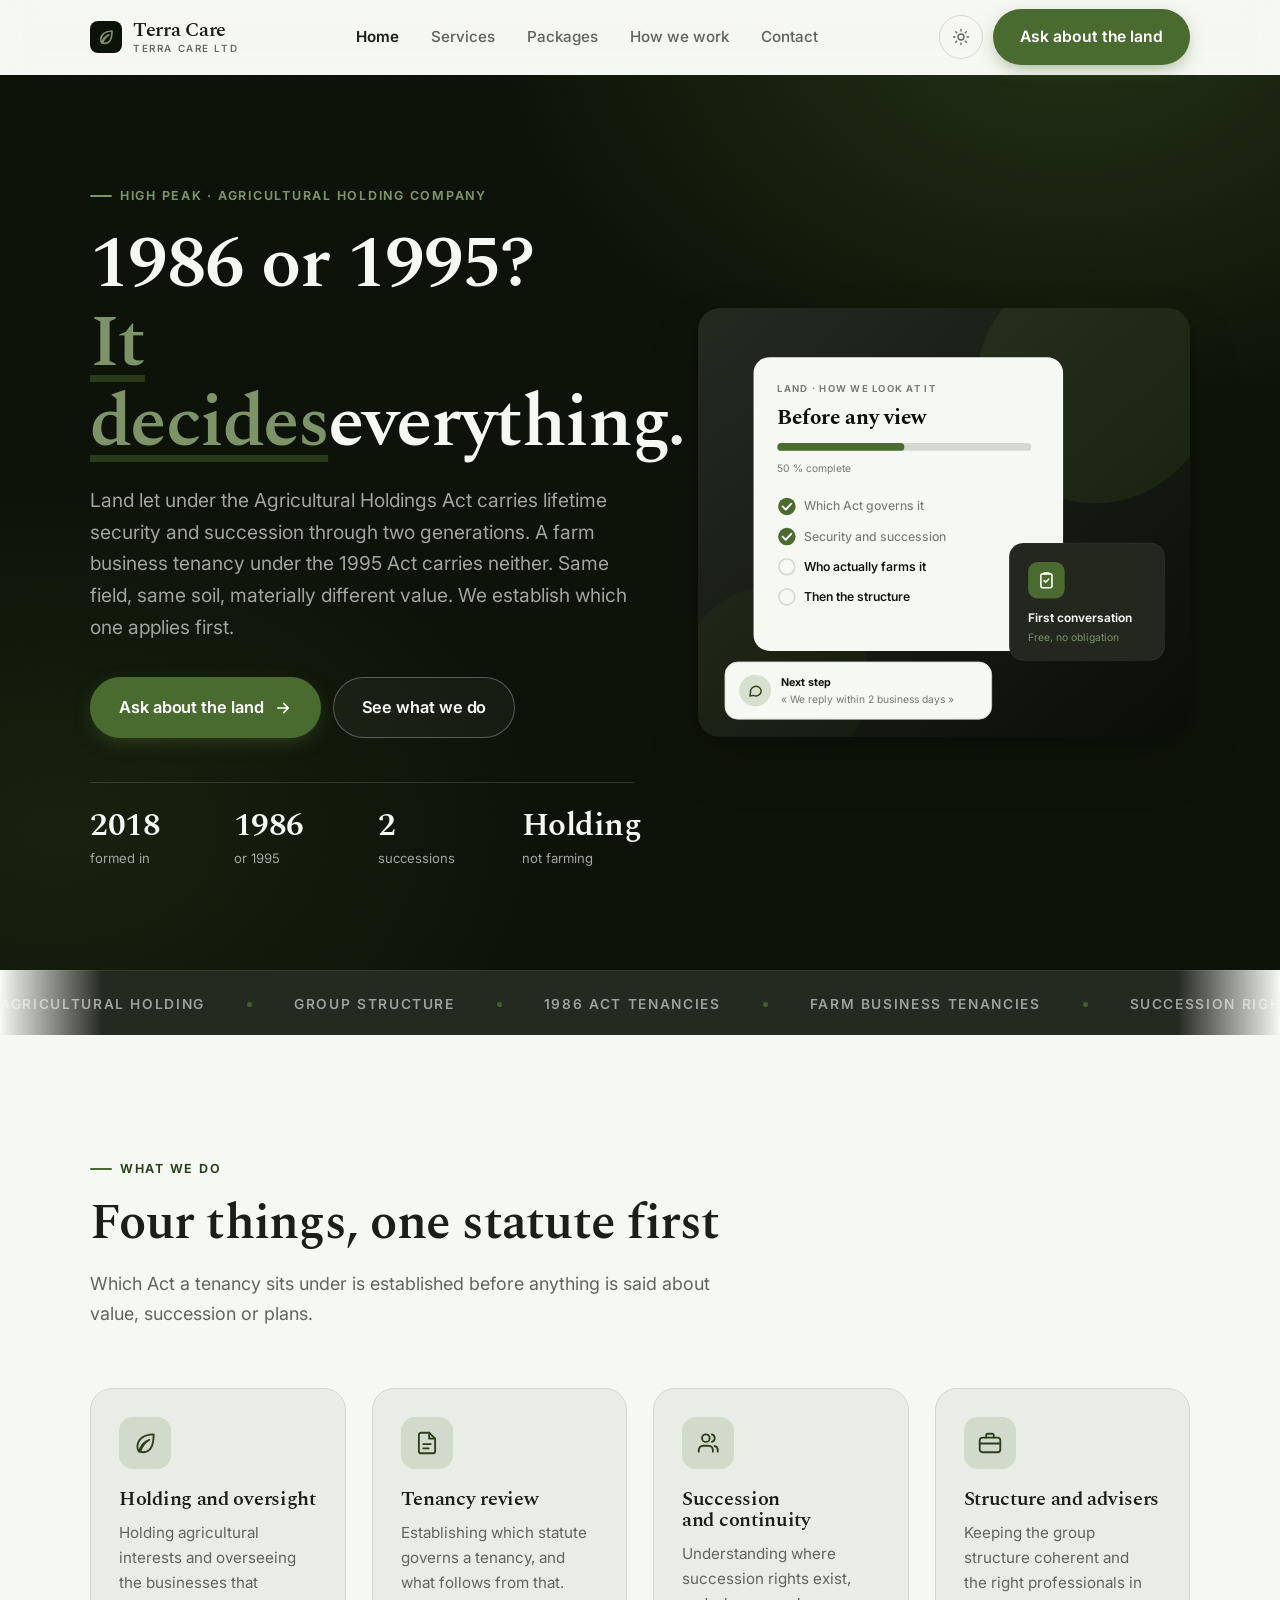
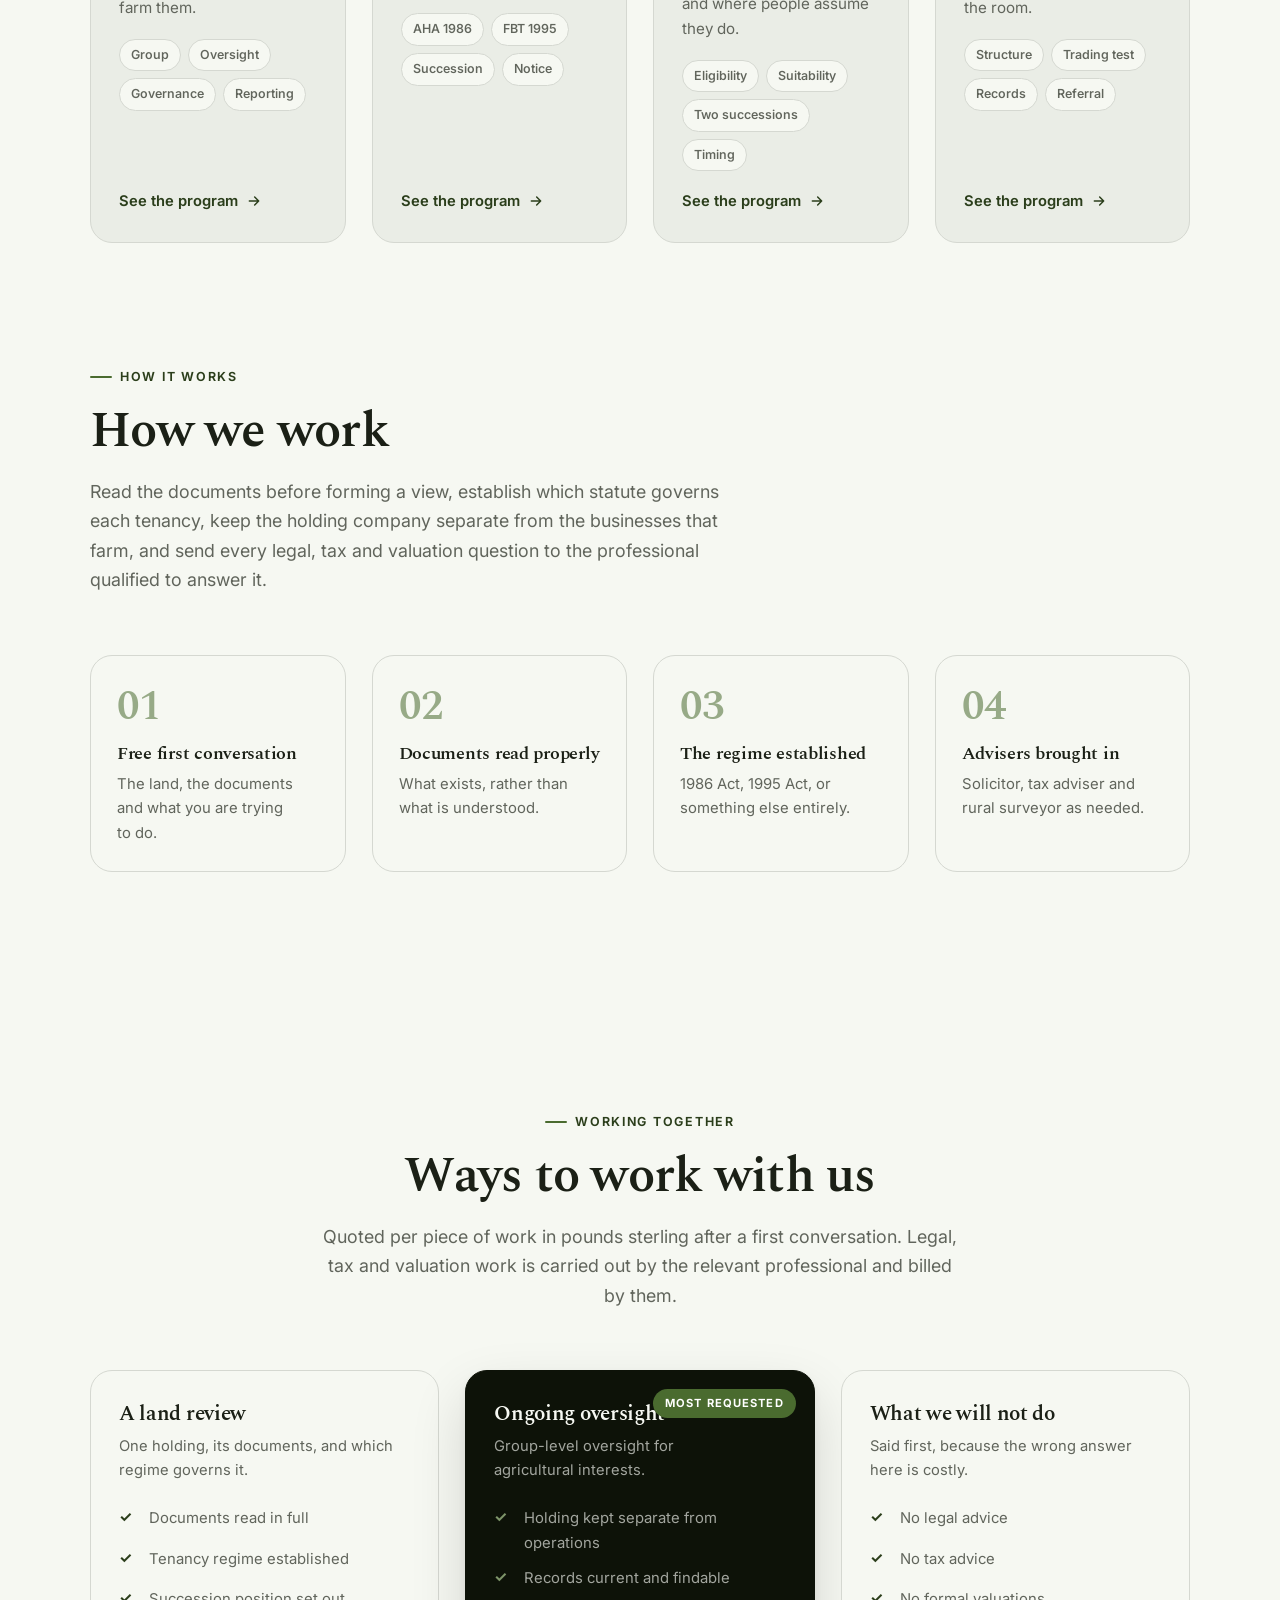
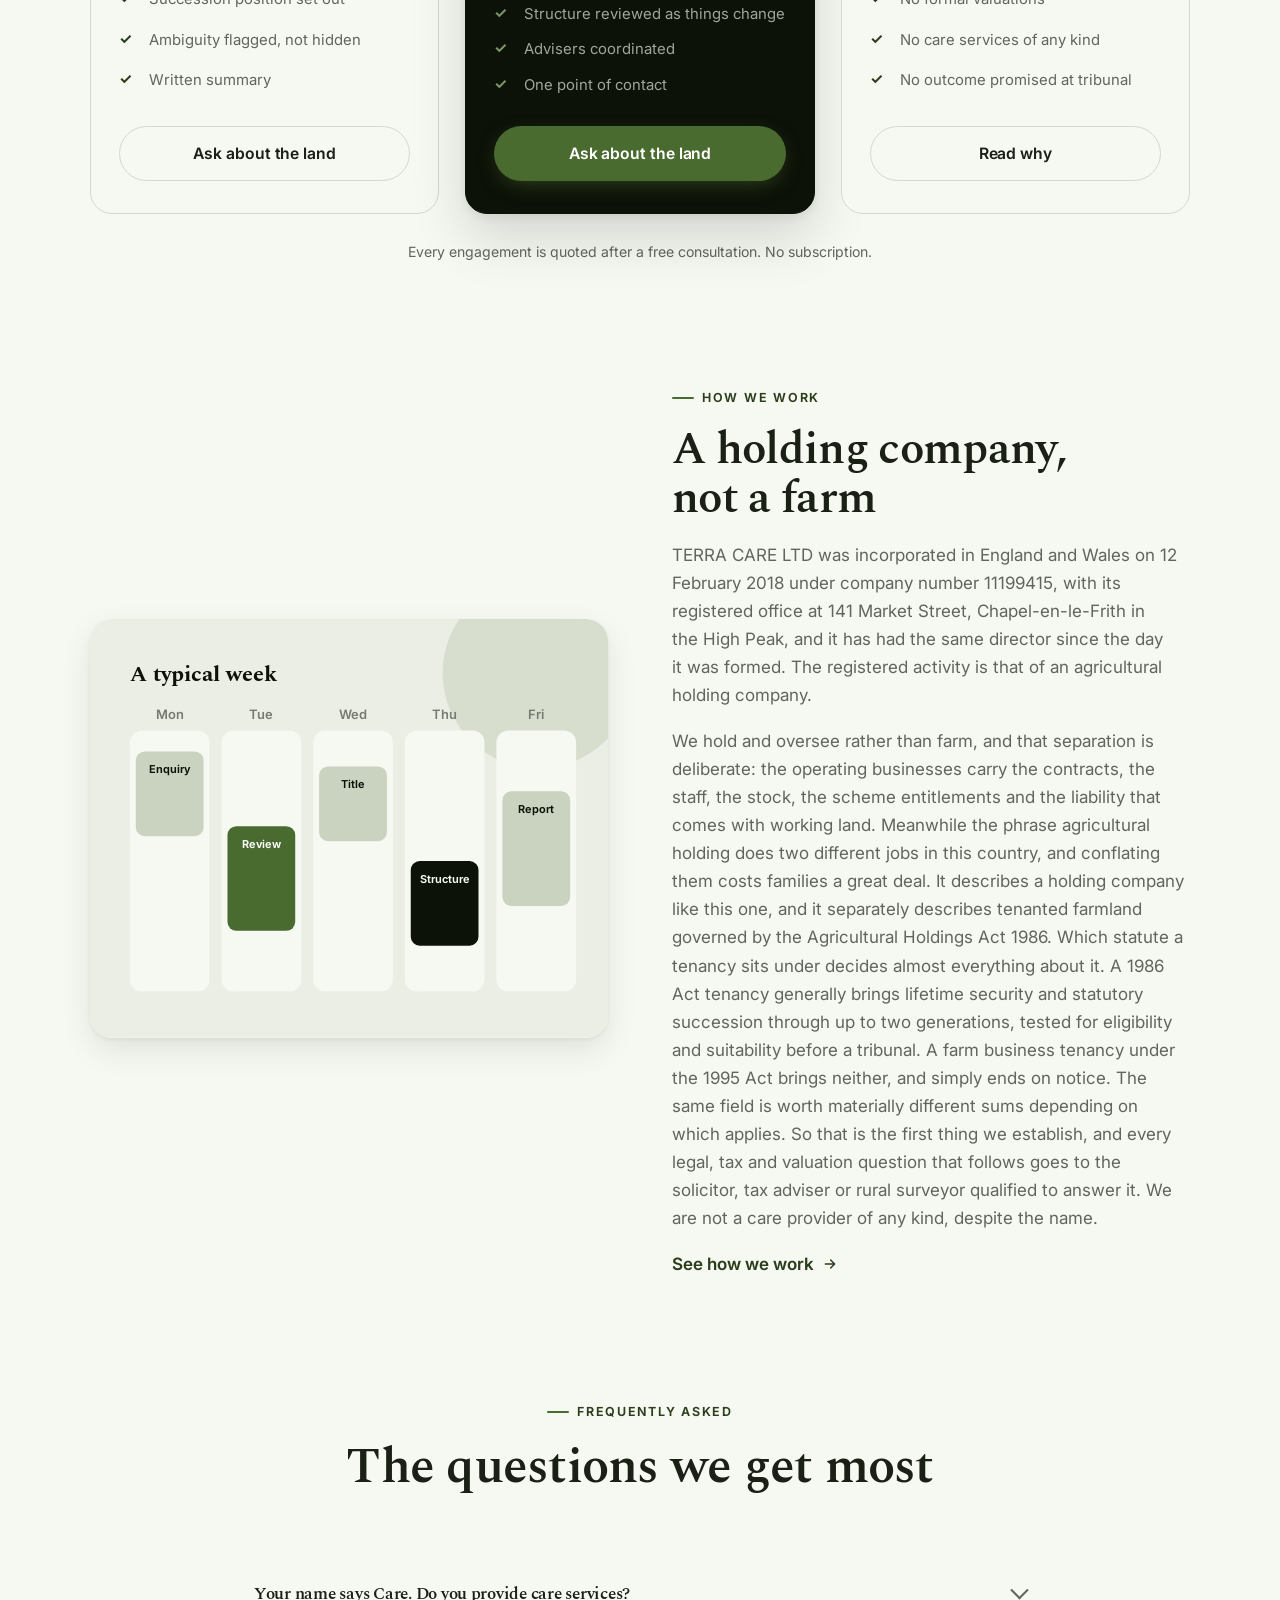
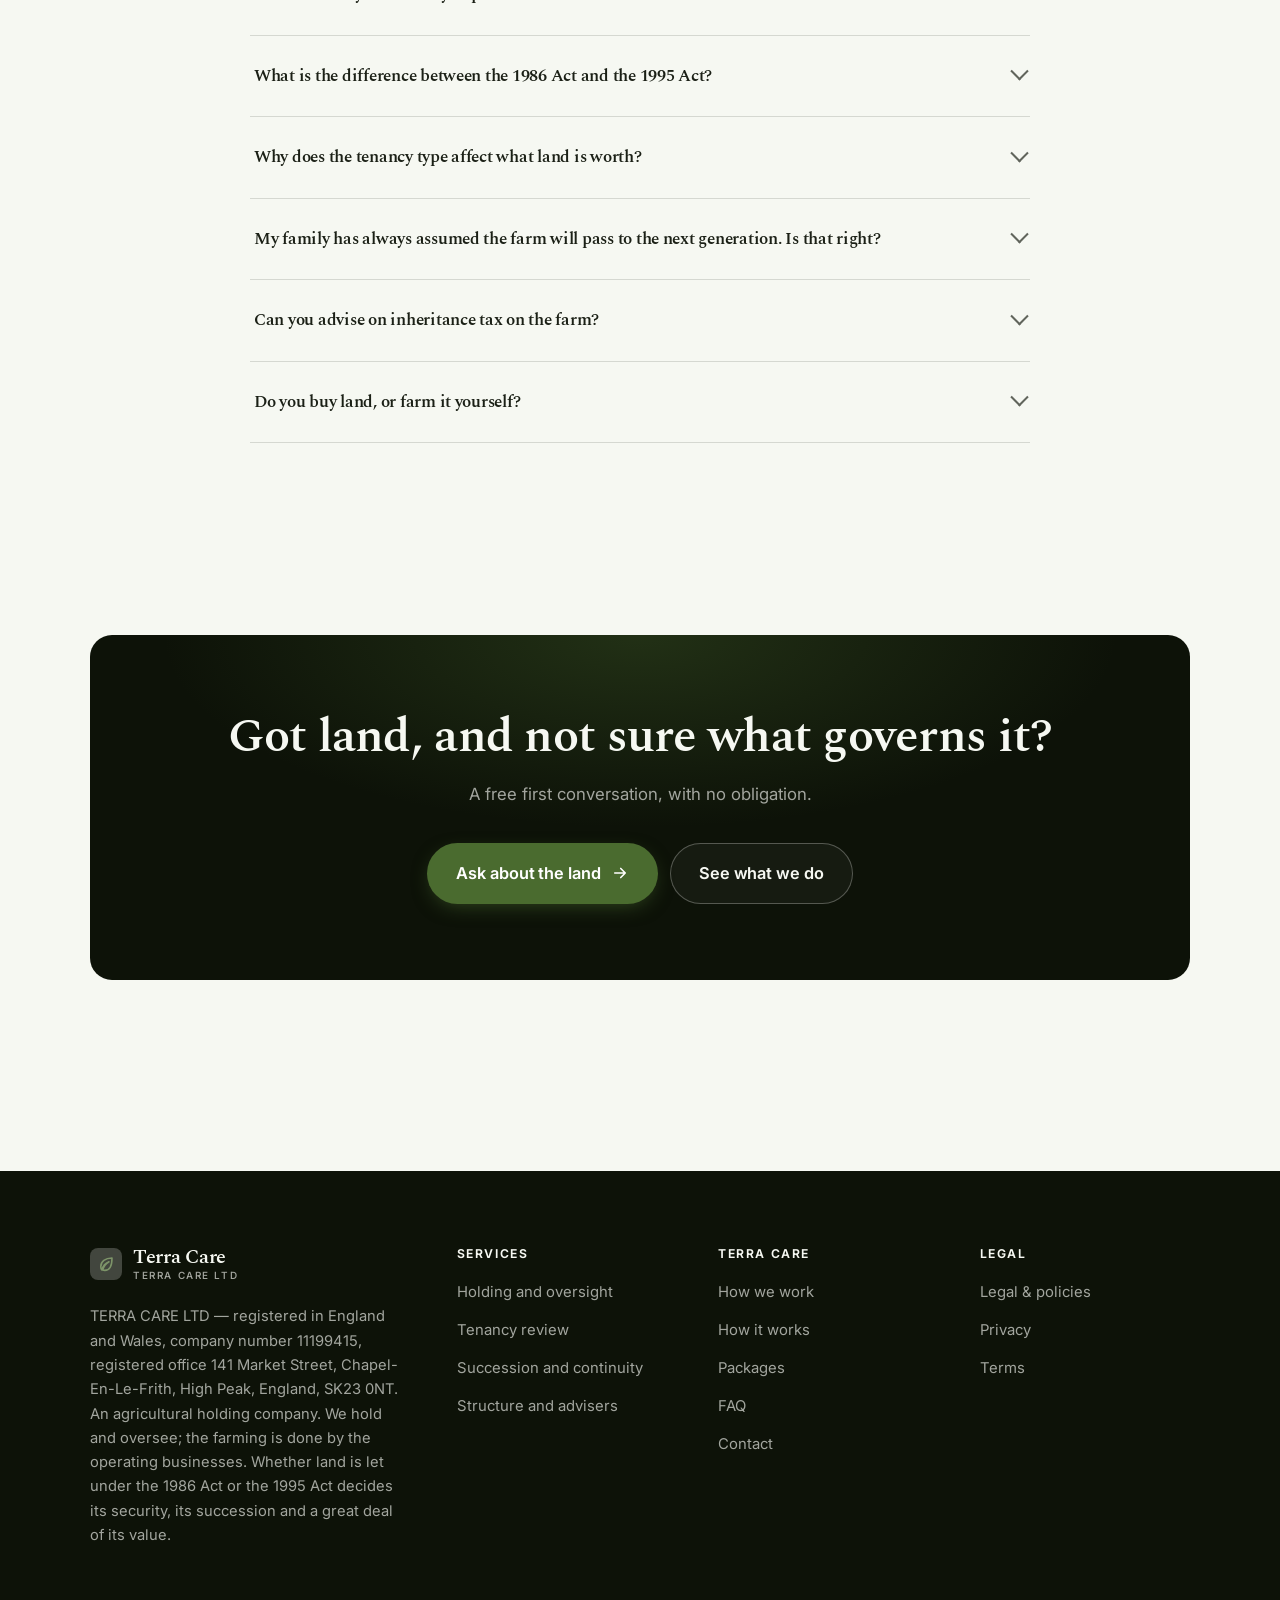
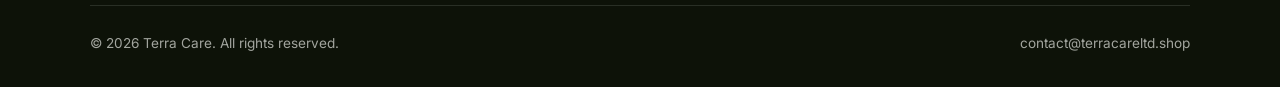
<file: index.html>
<!DOCTYPE html>
<html lang="en" class="no-js">
<head>
<meta charset="utf-8">
<meta name="viewport" content="width=device-width, initial-scale=1">
<title>Terra Care Ltd — agricultural holding company, Derbyshire</title>
<meta name="description" content="TERRA CARE LTD, an agricultural holding company in the High Peak since 2018. Whether land sits under the 1986 Act or the 1995 Act decides security, succession and value.">
<link rel="canonical" href="https://terracareltd.shop/">

<meta property="og:type" content="website">
<meta property="og:url" content="https://terracareltd.shop/">
<meta property="og:site_name" content="Terra Care">
<meta property="og:locale" content="en_US">
<meta property="og:title" content="Terra Care Ltd — agricultural holding company, Derbyshire">
<meta property="og:description" content="TERRA CARE LTD, an agricultural holding company in the High Peak since 2018. Whether land sits under the 1986 Act or the 1995 Act decides security, succession and value.">
<meta name="theme-color" content="#0d1208">

<link rel="icon" href="assets/img/favicon.svg" type="image/svg+xml">
<link rel="preconnect" href="https://fonts.googleapis.com">
<link rel="preconnect" href="https://fonts.gstatic.com" crossorigin>
<link rel="stylesheet" href="https://fonts.googleapis.com/css2?family=Spectral:wght@400;500;600;700&family=Inter:wght@400..700&display=swap">
<link rel="stylesheet" href="assets/css/style.css">

<!-- Thème appliqué avant le premier rendu (évite le flash) -->
<script>
document.documentElement.classList.remove('no-js');
(function(){try{var t=localStorage.getItem('site-theme');if(t){document.documentElement.setAttribute('data-theme',t);}}catch(e){}})();
</script>
<script type="application/ld+json">
{
  "@context": "https://schema.org",
  "@type": "Organization",
  "name": "Terra Care",
  "url": "https://terracareltd.shop/",
  "email": "contact@terracareltd.shop",
  "description": "TERRA CARE LTD, an agricultural holding company in the High Peak since 2018. Whether land sits under the 1986 Act or the 1995 Act decides security, succession and value.",
  "areaServed": "US",
  "knowsLanguage": "en"
}
</script>
</head>

<body>
<a class="skip-link" href="#main">Skip to main content</a>

<header class="site-header">
  <nav class="wrap nav" aria-label="Main navigation">
    <a class="brand" href="index.html">
      <svg class="brand__mark" viewBox="0 0 64 64" aria-hidden="true">
        <rect class="bm-bg" width="64" height="64" rx="16"/>
        <g class="bm-ic" transform="translate(14 14) scale(1.5)" fill="none" stroke-width="2.1" stroke-linecap="round" stroke-linejoin="round"><path d="M20 4c-9 0-15 4.5-15 11.5 0 2 .6 3.4 1.5 4.5C8 14 12 10.5 16 9c-4 2.5-7 6-8.5 11 1 .4 2 .5 3 .5C17 20.5 20 14 20 4z"/></g>
      </svg>
      <span>Terra Care<span class="brand__sub">TERRA CARE LTD</span></span>
    </a>

    <ul class="nav__links" id="nav-links">
      <li><a href="index.html" aria-current="page">Home</a></li>
      <li><a href="programs.html">Services</a></li>
      <li><a href="index.html#pricing">Packages</a></li>
      <li><a href="about.html">How we work</a></li>
      <li><a href="contact.html">Contact</a></li>
      <li><a class="btn btn--primary" href="contact.html">Ask about the land</a></li>
    </ul>

    <div class="nav__cta">
      <button class="theme-toggle" type="button" aria-label="Switch to dark theme">
        <svg class="icon-sun" viewBox="0 0 24 24" fill="none" stroke="currentColor" stroke-width="1.8" stroke-linecap="round" aria-hidden="true"><circle cx="12" cy="12" r="4"/><path d="M12 2v2m0 16v2M2 12h2m16 0h2M4.9 4.9l1.4 1.4m11.4 11.4 1.4 1.4M19.1 4.9l-1.4 1.4M6.3 17.7l-1.4 1.4"/></svg>
        <svg class="icon-moon" viewBox="0 0 24 24" fill="none" stroke="currentColor" stroke-width="1.8" stroke-linecap="round" stroke-linejoin="round" aria-hidden="true"><path d="M21 12.8A9 9 0 1 1 11.2 3a7 7 0 0 0 9.8 9.8z"/></svg>
      </button>
      <a class="btn btn--primary" href="contact.html">Ask about the land</a>
      <button class="nav__toggle" type="button" aria-expanded="false" aria-controls="nav-links" aria-label="Open menu">
        <svg class="icon-open" viewBox="0 0 24 24" fill="none" stroke="currentColor" stroke-width="2" stroke-linecap="round" aria-hidden="true"><path d="M3 6h18M3 12h18M3 18h18"/></svg>
        <svg class="icon-close" viewBox="0 0 24 24" fill="none" stroke="currentColor" stroke-width="2" stroke-linecap="round" aria-hidden="true"><path d="M6 6l12 12M18 6L6 18"/></svg>
      </button>
    </div>
  </nav>
</header>

<main id="main">

<section class="hero">
  <div class="wrap hero__inner">
    <div>
      <span class="eyebrow hero__eyebrow">High Peak · Agricultural holding company</span>
      <h1>1986 or 1995?<br> <em>It decides</em>everything.</h1>
      <p class="hero__lede">Land let under the Agricultural Holdings Act carries lifetime security and succession through two generations. A farm business tenancy under the 1995 Act carries neither. Same field, same soil, materially different value. We establish which one applies first.</p>

      <div class="hero__actions">
        <a class="btn btn--primary btn--lg" href="contact.html">Ask about the land <svg viewBox="0 0 24 24" fill="none" stroke="currentColor" stroke-width="2.2" stroke-linecap="round" stroke-linejoin="round" aria-hidden="true"><path d="M5 12h14M13 6l6 6-6 6"/></svg></a>
        <a class="btn btn--on-dark btn--lg" href="programs.html">See what we do</a>
      </div>

      <ul class="hero__proof">
        <li><span class="stat__num">2018</span><span class="stat__label">formed in</span></li>
        <li><span class="stat__num">1986</span><span class="stat__label">or 1995</span></li>
        <li><span class="stat__num">2</span><span class="stat__label">successions</span></li>
        <li><span class="stat__num">Holding</span><span class="stat__label">not farming</span></li>
      </ul>
    </div>

    <div class="hero__art">
      <svg viewBox="0 0 620 540" role="img" aria-label="How Terra Care looks at a piece of land, starting with which statute governs the tenancy.">
        <defs>
          <linearGradient id="hbg" x1="0" y1="0" x2="1" y2="1">
            <stop offset="0" stop-color="#252a21"/><stop offset="1" stop-color="#0a0e06"/>
          </linearGradient>
        </defs>
        <rect width="620" height="540" rx="22" fill="url(#hbg)"/>
        <circle cx="500" cy="96" r="150" fill="#4a6b2f" opacity=".16"/>
        <circle cx="96" cy="470" r="120" fill="#4a6b2f" opacity=".08"/>

        <g style="font-family: var(--font-body)">
          <!-- Carte programme -->
          <rect x="70" y="62" width="390" height="370" rx="20" fill="#f6f8f2"/>
          <text x="100" y="106" font-size="12" font-weight="650" letter-spacing="1.6" fill="#767a71">LAND · HOW WE LOOK AT IT</text>
          <text x="100" y="146" font-size="27" font-weight="700" fill="#0d1208" style="font-family: var(--font-display)">Before any view</text>
          <rect x="100" y="170" width="320" height="10" rx="5" fill="#d5d8d1"/>
          <rect x="100" y="170" width="160" height="10" rx="5" fill="#4a6b2f"/>
          <text x="100" y="206" font-size="13" fill="#767a71">50 % complete</text>
          <circle cx="112" cy="250" r="11" fill="#4a6b2f"/><path d="M106.5 250l4 4 7-7.5" fill="none" stroke="#ffffff" stroke-width="2.4" stroke-linecap="round" stroke-linejoin="round"/><text x="134" y="255" font-size="15.5" fill="#767a71" font-weight="450">Which Act governs it</text>
          <circle cx="112" cy="288" r="11" fill="#4a6b2f"/><path d="M106.5 288l4 4 7-7.5" fill="none" stroke="#ffffff" stroke-width="2.4" stroke-linecap="round" stroke-linejoin="round"/><text x="134" y="293" font-size="15.5" fill="#767a71" font-weight="450">Security and succession</text>
          <circle cx="112" cy="326" r="10" fill="none" stroke="#d5d8d1" stroke-width="2"/><text x="134" y="331" font-size="15.5" fill="#0d1208" font-weight="560">Who actually farms it</text>
          <circle cx="112" cy="364" r="10" fill="none" stroke="#d5d8d1" stroke-width="2"/><text x="134" y="369" font-size="15.5" fill="#0d1208" font-weight="560">Then the structure</text>

          <!-- Carte séance -->
          <rect x="392" y="296" width="196" height="148" rx="18" fill="#23271e" stroke="#ffffff" stroke-opacity=".08"/>
          <rect x="416" y="320" width="46" height="46" rx="12" fill="#4a6b2f"/>
          <g transform="translate(427 331)" fill="none" stroke="#ffffff" color="#ffffff" stroke-width="2" stroke-linecap="round" stroke-linejoin="round"><rect x="5" y="4" width="14" height="17.5" rx="2.5"/><path d="M9 4V3h6v1M9 12.5l2 2 4-4"/></g>
          <text x="416" y="396" font-size="15" font-weight="650" fill="#f6f8f2">First conversation</text>
          <text x="416" y="420" font-size="13" fill="#7d9469">Free, no obligation</text>

          <!-- Retour du coach -->
          <rect x="34" y="446" width="336" height="72" rx="16" fill="#f6f8f2" stroke="#d5d8d1"/>
          <circle cx="72" cy="482" r="20" fill="#d7dfcf"/>
          <g transform="translate(62 472) scale(.84)" fill="none" stroke="#30461f" stroke-width="2.2" stroke-linecap="round" stroke-linejoin="round"><path d="M21 12a8 8 0 0 1-11.6 7.1L4 20l1-4.6A8 8 0 1 1 21 12z"/></g>
          <text x="104" y="476" font-size="13.5" font-weight="700" fill="#0d1208">Next step</text>
          <text x="104" y="498" font-size="13" fill="#767a71">« We reply within 2 business days »</text>
        </g>
      </svg>
    </div>
  </div>
</section>

<div class="marquee" aria-hidden="true">
  <div class="marquee__track"><span>Agricultural holding</span><span>Group structure</span><span>1986 Act tenancies</span><span>Farm business tenancies</span><span>Succession rights</span><span>Land review</span><span>Operating companies</span><span>Governance</span><span>High Peak</span><span>Since 2018</span><span>Agricultural holding</span><span>Group structure</span><span>1986 Act tenancies</span><span>Farm business tenancies</span><span>Succession rights</span><span>Land review</span><span>Operating companies</span><span>Governance</span><span>High Peak</span><span>Since 2018</span></div>
</div>

<section class="section wrap" id="programs">
  <div class="section-head reveal">
    <span class="eyebrow">What we do</span>
    <h2>Four things, one statute first</h2>
    <p>Which Act a tenancy sits under is established before anything is said about value, succession or plans.</p>
  </div>
  <div class="grid grid--4 reveal-group">
    <a class="card" href="programs.html#holding">
      <div class="card__icon"><svg viewBox="0 0 24 24" fill="none" stroke="currentColor" stroke-width="1.7" stroke-linecap="round" stroke-linejoin="round" aria-hidden="true"><path d="M20 4c-9 0-15 4.5-15 11.5 0 2 .6 3.4 1.5 4.5C8 14 12 10.5 16 9c-4 2.5-7 6-8.5 11 1 .4 2 .5 3 .5C17 20.5 20 14 20 4z"/></svg></div>
      <h3>Holding and oversight</h3>
      <p>Holding agricultural interests and overseeing the businesses that farm them.</p>
      <ul class="tags"><li>Group</li><li>Oversight</li><li>Governance</li><li>Reporting</li></ul>
      <span class="arrow-link">See the program <svg viewBox="0 0 24 24" fill="none" stroke="currentColor" stroke-width="2.2" stroke-linecap="round" stroke-linejoin="round" aria-hidden="true"><path d="M5 12h14M13 6l6 6-6 6"/></svg></span>
    </a>
    <a class="card" href="programs.html#tenancies">
      <div class="card__icon"><svg viewBox="0 0 24 24" fill="none" stroke="currentColor" stroke-width="1.7" stroke-linecap="round" stroke-linejoin="round" aria-hidden="true"><path d="M14 2.5H6.5A2 2 0 0 0 4.5 4.5v15a2 2 0 0 0 2 2h11a2 2 0 0 0 2-2V8z"/><path d="M14 2.5V8h5.5M8.5 13h7M8.5 17h5"/></svg></div>
      <h3>Tenancy review</h3>
      <p>Establishing which statute governs a tenancy, and what follows from that.</p>
      <ul class="tags"><li>AHA 1986</li><li>FBT 1995</li><li>Succession</li><li>Notice</li></ul>
      <span class="arrow-link">See the program <svg viewBox="0 0 24 24" fill="none" stroke="currentColor" stroke-width="2.2" stroke-linecap="round" stroke-linejoin="round" aria-hidden="true"><path d="M5 12h14M13 6l6 6-6 6"/></svg></span>
    </a>
    <a class="card" href="programs.html#succession">
      <div class="card__icon"><svg viewBox="0 0 24 24" fill="none" stroke="currentColor" stroke-width="1.7" stroke-linecap="round" stroke-linejoin="round" aria-hidden="true"><path d="M16.5 20v-1.5a4 4 0 0 0-4-4h-5a4 4 0 0 0-4 4V20"/><circle cx="10" cy="7.5" r="3.5"/><path d="M21 20v-1.5a4 4 0 0 0-3-3.9M15.5 4.1a3.5 3.5 0 0 1 0 6.8"/></svg></div>
      <h3>Succession and continuity</h3>
      <p>Understanding where succession rights exist, and where people assume they do.</p>
      <ul class="tags"><li>Eligibility</li><li>Suitability</li><li>Two successions</li><li>Timing</li></ul>
      <span class="arrow-link">See the program <svg viewBox="0 0 24 24" fill="none" stroke="currentColor" stroke-width="2.2" stroke-linecap="round" stroke-linejoin="round" aria-hidden="true"><path d="M5 12h14M13 6l6 6-6 6"/></svg></span>
    </a>
    <a class="card" href="programs.html#structure">
      <div class="card__icon"><svg viewBox="0 0 24 24" fill="none" stroke="currentColor" stroke-width="1.7" stroke-linecap="round" stroke-linejoin="round" aria-hidden="true"><rect x="2.5" y="7" width="19" height="13.5" rx="2.5"/><path d="M8.5 7V5a1.5 1.5 0 0 1 1.5-1.5h4A1.5 1.5 0 0 1 15.5 5v2M2.5 12.5h19"/></svg></div>
      <h3>Structure and advisers</h3>
      <p>Keeping the group structure coherent and the right professionals in the room.</p>
      <ul class="tags"><li>Structure</li><li>Trading test</li><li>Records</li><li>Referral</li></ul>
      <span class="arrow-link">See the program <svg viewBox="0 0 24 24" fill="none" stroke="currentColor" stroke-width="2.2" stroke-linecap="round" stroke-linejoin="round" aria-hidden="true"><path d="M5 12h14M13 6l6 6-6 6"/></svg></span>
    </a>
  </div>
</section>

<section class="section section--flush wrap" id="how-it-works">
  <div class="section-head reveal">
    <span class="eyebrow">How it works</span>
    <h2>How we work</h2>
    <p>Read the documents before forming a view, establish which statute governs each tenancy, keep the holding company separate from the businesses that farm, and send every legal, tax and valuation question to the professional qualified to answer it.</p>
  </div>
  <div class="grid grid--4 steps reveal-group">
    <article class="step">
      <h3>Free first conversation</h3>
      <p>The land, the documents and what you are trying to do.</p>
    </article>
    <article class="step">
      <h3>Documents read properly</h3>
      <p>What exists, rather than what is understood.</p>
    </article>
    <article class="step">
      <h3>The regime established</h3>
      <p>1986 Act, 1995 Act, or something else entirely.</p>
    </article>
    <article class="step">
      <h3>Advisers brought in</h3>
      <p>Solicitor, tax adviser and rural surveyor as needed.</p>
    </article>
  </div>
</section>

<section class="section wrap" id="pricing">
  <div class="section-head section-head--center reveal">
    <span class="eyebrow">Working together</span>
    <h2>Ways to work with us</h2>
    <p>Quoted per piece of work in pounds sterling after a first conversation. Legal, tax and valuation work is carried out by the relevant professional and billed by them.</p>
  </div>
  <div class="grid grid--3 plans reveal-group">
    <article class="plan">
      
      <h3>A land review</h3>
      <p class="plan__desc">One holding, its documents, and which regime governs it.</p>
      
      <ul class="plan__features">
        <li>Documents read in full</li>
        <li>Tenancy regime established</li>
        <li>Succession position set out</li>
        <li>Ambiguity flagged, not hidden</li>
        <li>Written summary</li>
      </ul>
      <a class="btn btn--ghost btn--block" href="contact.html">Ask about the land</a>
    </article>
    <article class="plan plan--featured">
      <span class="plan__tag">Most requested</span>
      <h3>Ongoing oversight</h3>
      <p class="plan__desc">Group-level oversight for agricultural interests.</p>
      
      <ul class="plan__features">
        <li>Holding kept separate from operations</li>
        <li>Records current and findable</li>
        <li>Structure reviewed as things change</li>
        <li>Advisers coordinated</li>
        <li>One point of contact</li>
      </ul>
      <a class="btn btn--primary btn--block" href="contact.html">Ask about the land</a>
    </article>
    <article class="plan">
      
      <h3>What we will not do</h3>
      <p class="plan__desc">Said first, because the wrong answer here is costly.</p>
      
      <ul class="plan__features">
        <li>No legal advice</li>
        <li>No tax advice</li>
        <li>No formal valuations</li>
        <li>No care services of any kind</li>
        <li>No outcome promised at tribunal</li>
      </ul>
      <a class="btn btn--ghost btn--block" href="contact.html">Read why</a>
    </article>
  </div>
  <p class="plans-note">Every engagement is quoted after a free consultation. No subscription.</p>
</section>

<section class="section section--flush wrap">
  <div class="split reveal">
    <div class="split__art">
      <svg viewBox="0 0 520 420" role="img" aria-label="Example of a typical week: Enquiry, Review, Title, Structure, Report.">
        <rect width="520" height="420" rx="20" fill="#eaeee4"/>
        <circle cx="450" cy="54" r="96" fill="#4a6b2f" opacity=".12"/>
        <g style="font-family: var(--font-body)">
        <text x="40" y="62" font-size="22" font-weight="700" fill="#0d1208" style="font-family: var(--font-display)">A typical week</text>
        <text x="80" y="100" text-anchor="middle" font-size="13" font-weight="600" fill="#767a71">Mon</text>
        <rect x="40" y="112" width="80" height="262" rx="12" fill="#f6f8f2"/>
        <rect x="46" y="133" width="68" height="85" rx="9" fill="#c9d3bf"/>
        <text x="80" y="155" text-anchor="middle" font-size="11" font-weight="650" fill="#0d1208">Enquiry</text>
        <text x="172" y="100" text-anchor="middle" font-size="13" font-weight="600" fill="#767a71">Tue</text>
        <rect x="132" y="112" width="80" height="262" rx="12" fill="#f6f8f2"/>
        <rect x="138" y="208" width="68" height="105" rx="9" fill="#4a6b2f"/>
        <text x="172" y="230" text-anchor="middle" font-size="11" font-weight="650" fill="#ffffff">Review</text>
        <text x="264" y="100" text-anchor="middle" font-size="13" font-weight="600" fill="#767a71">Wed</text>
        <rect x="224" y="112" width="80" height="262" rx="12" fill="#f6f8f2"/>
        <rect x="230" y="148" width="68" height="75" rx="9" fill="#c9d3bf"/>
        <text x="264" y="170" text-anchor="middle" font-size="11" font-weight="650" fill="#0d1208">Title</text>
        <text x="356" y="100" text-anchor="middle" font-size="13" font-weight="600" fill="#767a71">Thu</text>
        <rect x="316" y="112" width="80" height="262" rx="12" fill="#f6f8f2"/>
        <rect x="322" y="243" width="68" height="85" rx="9" fill="#0d1208"/>
        <text x="356" y="265" text-anchor="middle" font-size="11" font-weight="650" fill="#f6f8f2">Structure</text>
        <text x="448" y="100" text-anchor="middle" font-size="13" font-weight="600" fill="#767a71">Fri</text>
        <rect x="408" y="112" width="80" height="262" rx="12" fill="#f6f8f2"/>
        <rect x="414" y="173" width="68" height="115" rx="9" fill="#c9d3bf"/>
        <text x="448" y="195" text-anchor="middle" font-size="11" font-weight="650" fill="#0d1208">Report</text>
        </g>
      </svg>
    </div>
    <div>
      <span class="eyebrow">How we work</span>
      <h2>A holding company, not a farm</h2>
      <p>TERRA CARE LTD was incorporated in England and Wales on 12 February 2018 under company number 11199415, with its registered office at 141 Market Street, Chapel-en-le-Frith in the High Peak, and it has had the same director since the day it was formed. The registered activity is that of an agricultural holding company.</p>
      <p>We hold and oversee rather than farm, and that separation is deliberate: the operating businesses carry the contracts, the staff, the stock, the scheme entitlements and the liability that comes with working land. Meanwhile the phrase agricultural holding does two different jobs in this country, and conflating them costs families a great deal. It describes a holding company like this one, and it separately describes tenanted farmland governed by the Agricultural Holdings Act 1986. Which statute a tenancy sits under decides almost everything about it. A 1986 Act tenancy generally brings lifetime security and statutory succession through up to two generations, tested for eligibility and suitability before a tribunal. A farm business tenancy under the 1995 Act brings neither, and simply ends on notice. The same field is worth materially different sums depending on which applies. So that is the first thing we establish, and every legal, tax and valuation question that follows goes to the solicitor, tax adviser or rural surveyor qualified to answer it. We are not a care provider of any kind, despite the name.</p>
      <p><a class="arrow-link" href="about.html">See how we work <svg viewBox="0 0 24 24" fill="none" stroke="currentColor" stroke-width="2.2" stroke-linecap="round" stroke-linejoin="round" aria-hidden="true"><path d="M5 12h14M13 6l6 6-6 6"/></svg></a></p>
    </div>
  </div>
</section>

<section class="section section--flush wrap" id="faq">
  <div class="section-head section-head--center reveal">
    <span class="eyebrow">Frequently asked</span>
    <h2>The questions we get most</h2>
  </div>
  <div class="faq reveal">
    <details>
      <summary>Your name says Care. Do you provide care services?</summary>
      <p>No. Despite the name, this company does not provide, arrange or manage personal care, domiciliary care, nursing or any regulated health or social care activity, and it holds no registration with the Care Quality Commission or any equivalent regulator. Its registered activity is that of an agricultural holding company. If you are looking for care services, this is not the right company and we would rather say so plainly at the top of the page.</p>
    </details>
    <details>
      <summary>What is the difference between the 1986 Act and the 1995 Act?</summary>
      <p>Broadly, the date the tenancy was granted. A tenancy under the Agricultural Holdings Act 1986, generally granted before September 1995, carries security of tenure for the tenant's lifetime and statutory succession rights for up to two successions. A farm business tenancy under the Agricultural Tenancies Act 1995 carries no security beyond its term and no succession rights, ending on notice of twelve to twenty-four months where the term is over two years. It is the single biggest fact about any let holding.</p>
    </details>
    <details>
      <summary>Why does the tenancy type affect what land is worth?</summary>
      <p>Because it decides when, if ever, you get the land back. Land subject to a 1986 Act tenancy is commonly worth materially less than the same land with vacant possession, since a buyer is acquiring an income stream with a tenant who may have decades of security and successors behind them. Anyone valuing agricultural land without first establishing the regime is valuing something they have not identified.</p>
    </details>
    <details>
      <summary>My family has always assumed the farm will pass to the next generation. Is that right?</summary>
      <p>It might be, and it is worth checking rather than assuming. Succession under the 1986 Act is not automatic: eligibility and suitability have to be established before a tribunal, the number of successions is limited, and under a farm business tenancy there is no succession right at all. Families plan for years around a right that turns out not to exist, and the moment they discover it is usually a bereavement. Checking costs very little by comparison.</p>
    </details>
    <details>
      <summary>Can you advise on inheritance tax on the farm?</summary>
      <p>No, and you should be wary of anyone in our position who says they can. The reliefs on agricultural and business property changed in April 2026 and the detail of how they apply to a particular holding is a question for a chartered tax adviser. There is also a structural point worth raising with them: reliefs of the business property kind depend on a business not consisting wholly or mainly of holding investments, and letting land is ordinarily investment while farming in hand is ordinarily trading.</p>
    </details>
    <details>
      <summary>Do you buy land, or farm it yourself?</summary>
      <p>We are a holding company. We hold and oversee agricultural interests, and the farming is done by the operating businesses. We do not offer farming, contracting or land management services to third parties, and we are not an investment firm, do not manage money for anyone else and hold no authorisation from the Financial Conduct Authority. If you want to discuss a holding, the conversation is free and you will get a straight answer about whether we are the right people.</p>
    </details>
  </div>
</section>

<section class="wrap section--tight">
  <div class="cta-band reveal">
    <h2>Got land, and not sure what governs it?</h2>
    <p>A free first conversation, with no obligation.</p>
    <div class="hero__actions">
      <a class="btn btn--primary btn--lg" href="contact.html">Ask about the land <svg viewBox="0 0 24 24" fill="none" stroke="currentColor" stroke-width="2.2" stroke-linecap="round" stroke-linejoin="round" aria-hidden="true"><path d="M5 12h14M13 6l6 6-6 6"/></svg></a>
      <a class="btn btn--on-dark btn--lg" href="programs.html">See what we do</a>
    </div>
  </div>
</section>

</main>

<footer class="site-footer">
  <div class="wrap">
    <div class="footer__grid">
      <div class="footer__brand">
        <a class="brand" href="index.html">
          <svg class="brand__mark" viewBox="0 0 64 64" aria-hidden="true">
        <rect class="bm-bg" width="64" height="64" rx="16"/>
        <g class="bm-ic" transform="translate(14 14) scale(1.5)" fill="none" stroke-width="2.1" stroke-linecap="round" stroke-linejoin="round"><path d="M20 4c-9 0-15 4.5-15 11.5 0 2 .6 3.4 1.5 4.5C8 14 12 10.5 16 9c-4 2.5-7 6-8.5 11 1 .4 2 .5 3 .5C17 20.5 20 14 20 4z"/></g>
      </svg>
          <span>Terra Care<span class="brand__sub">TERRA CARE LTD</span></span>
        </a>
        <p>TERRA CARE LTD — registered in England and Wales, company number 11199415, registered office 141 Market Street, Chapel-En-Le-Frith, High Peak, England, SK23 0NT. An agricultural holding company. We hold and oversee; the farming is done by the operating businesses. Whether land is let under the 1986 Act or the 1995 Act decides its security, its succession and a great deal of its value.</p>
      </div>

      <div class="footer__col">
        <h4>Services</h4>
        <ul>
          <li><a href="programs.html#holding">Holding and oversight</a></li>
          <li><a href="programs.html#tenancies">Tenancy review</a></li>
          <li><a href="programs.html#succession">Succession and continuity</a></li>
          <li><a href="programs.html#structure">Structure and advisers</a></li>
        </ul>
      </div>

      <div class="footer__col">
        <h4>Terra Care</h4>
        <ul>
          <li><a href="about.html">How we work</a></li>
          <li><a href="index.html#how-it-works">How it works</a></li>
          <li><a href="index.html#pricing">Packages</a></li>
          <li><a href="index.html#faq">FAQ</a></li>
          <li><a href="contact.html">Contact</a></li>
        </ul>
      </div>

      <div class="footer__col">
        <h4>Legal</h4>
        <ul>
          <li><a href="legal.html">Legal &amp; policies</a></li>
          <li><a href="legal.html#privacy">Privacy</a></li>
          <li><a href="legal.html#terms">Terms</a></li>
        </ul>
      </div>
    </div>

    <div class="footer__bottom">
      <p>© <span data-year>2026</span> Terra Care. All rights reserved.</p>
      <p><a href="mailto:contact@terracareltd.shop">contact@terracareltd.shop</a></p>
    </div>
  </div>
</footer>

<script src="assets/js/main.js" defer></script>
</body>
</html>
</file>
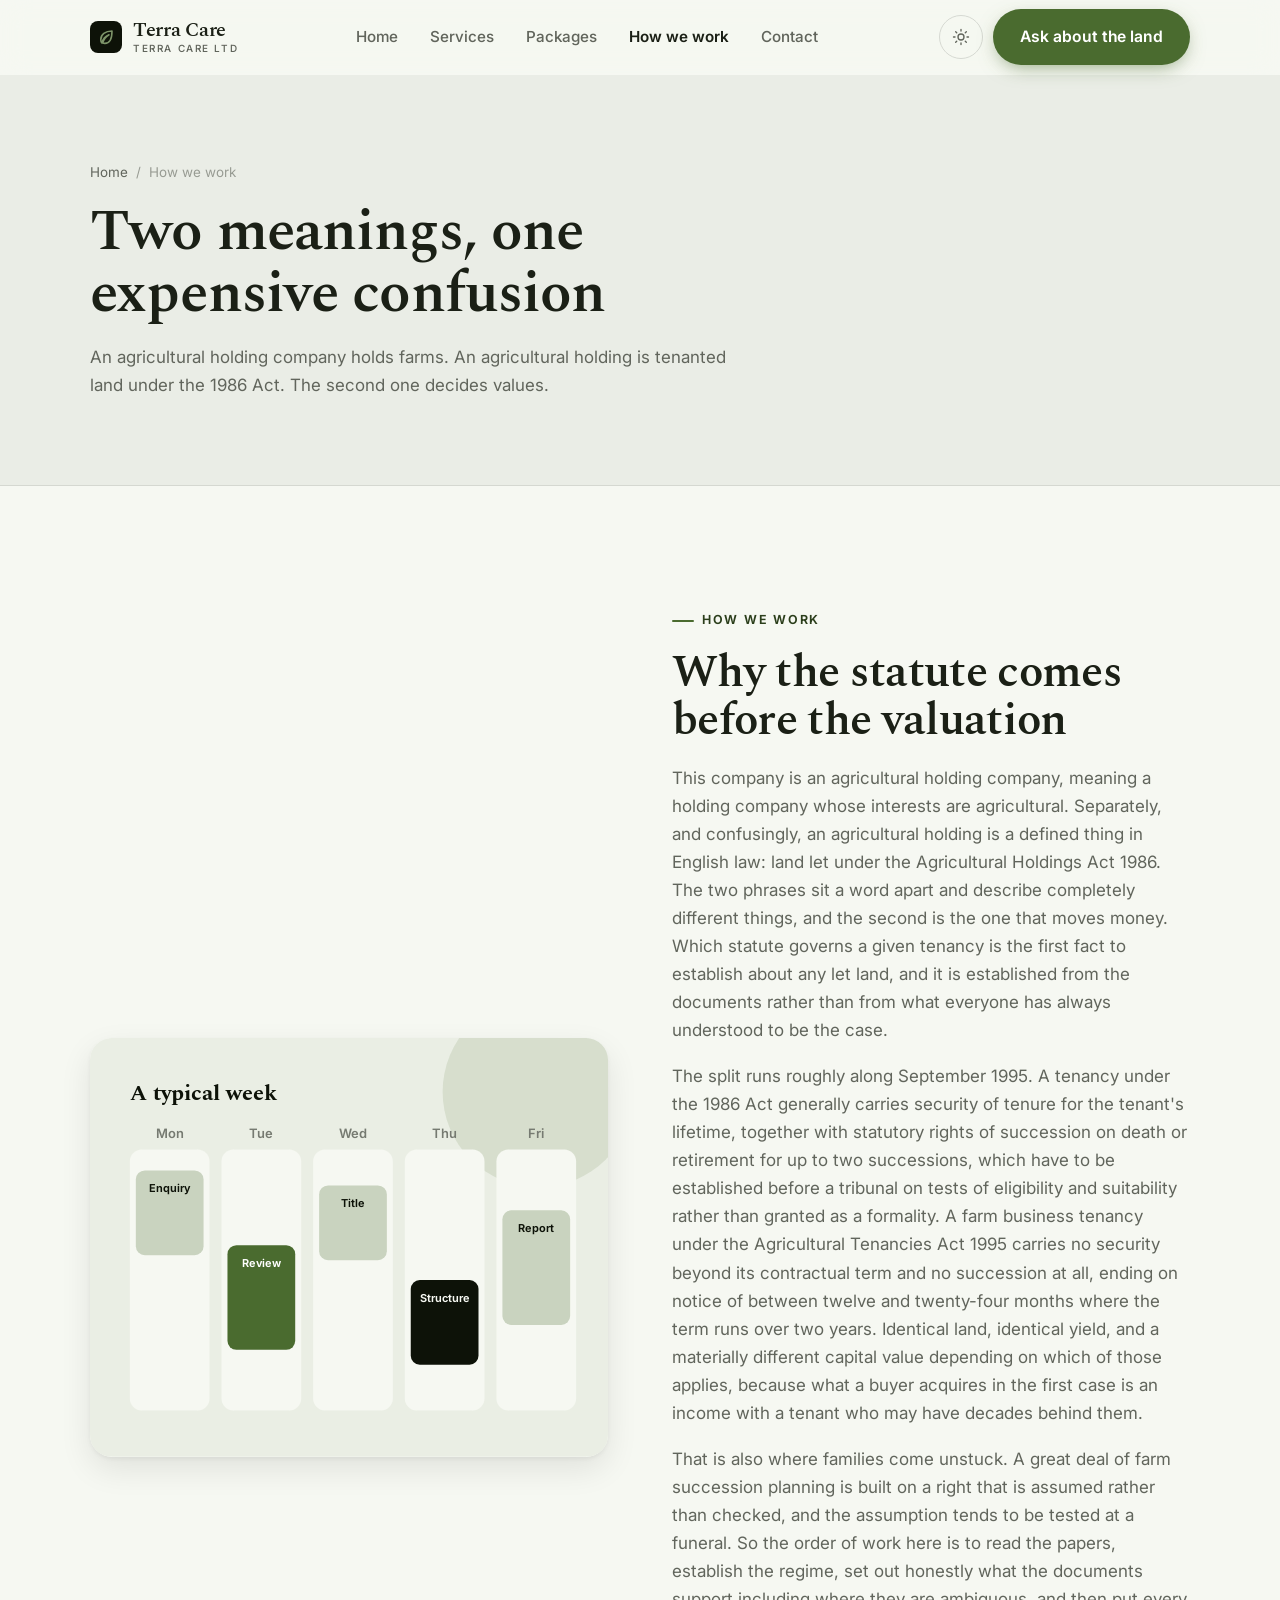
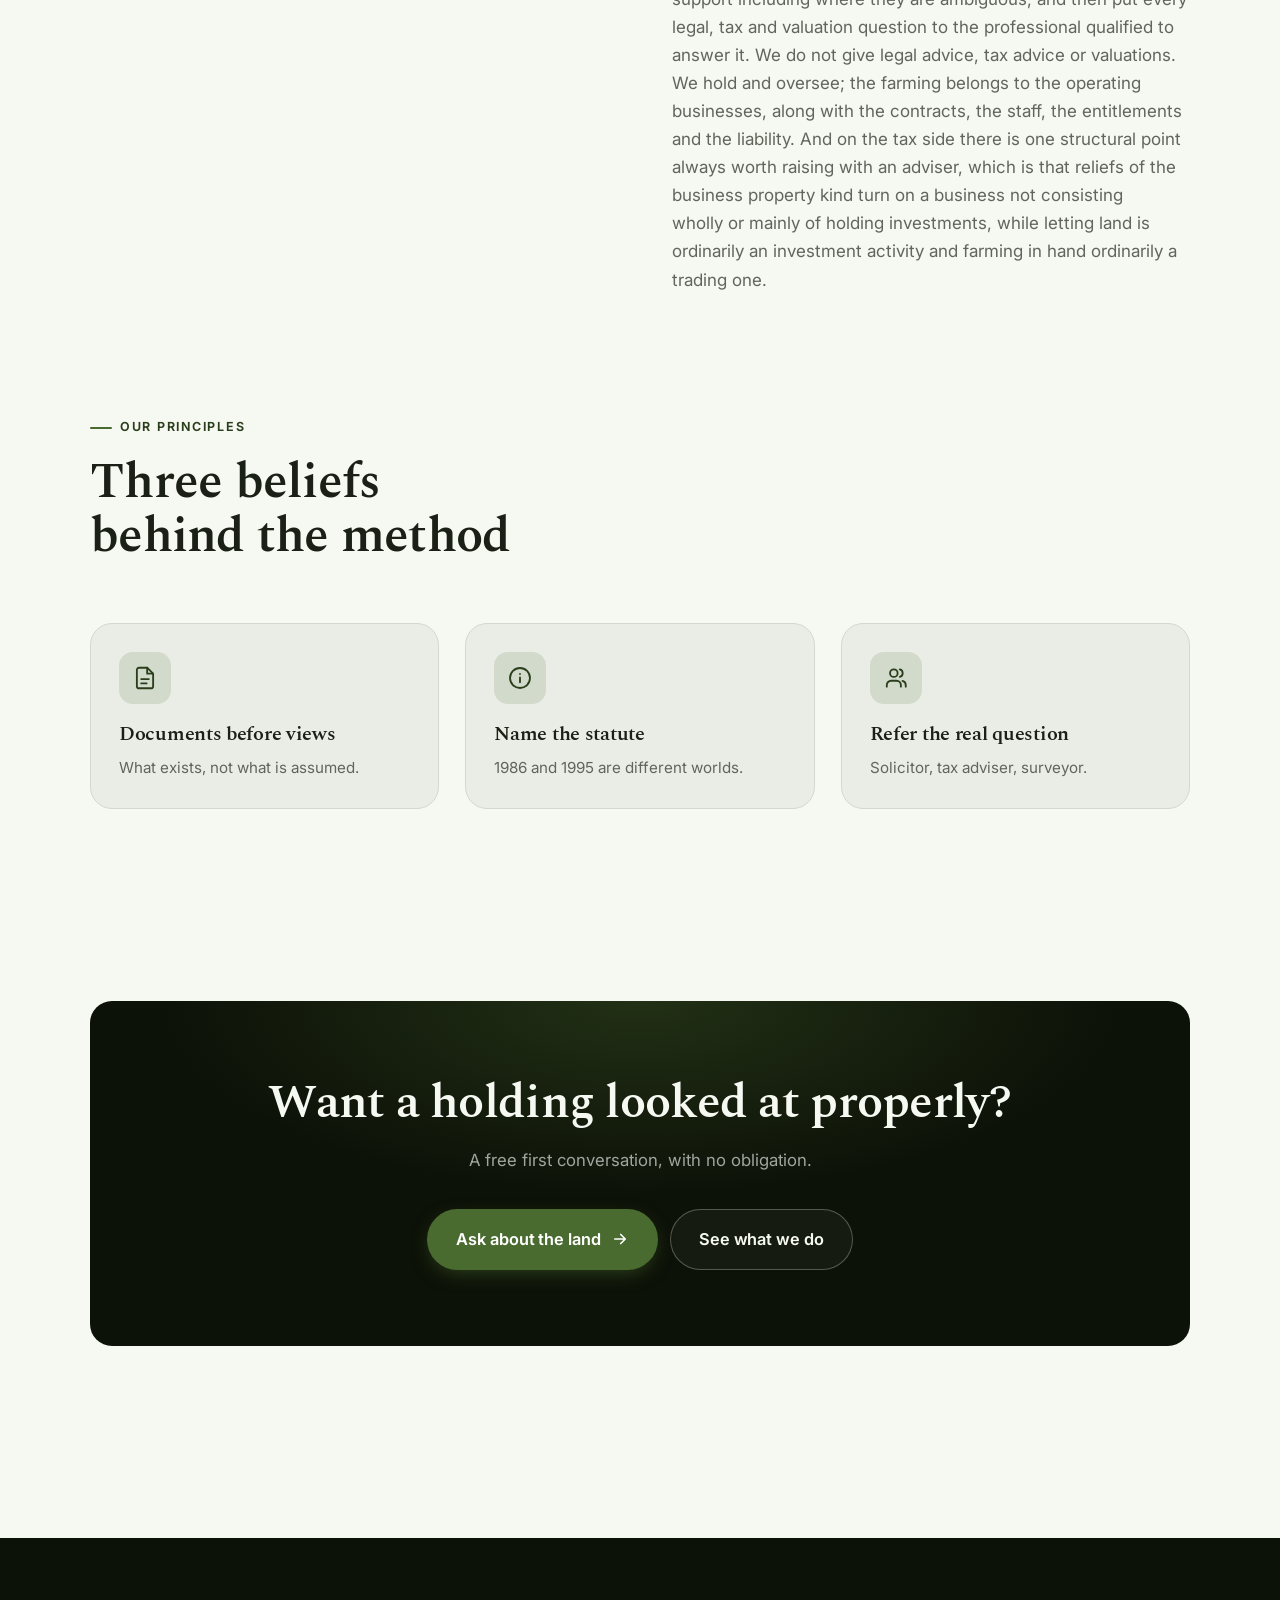
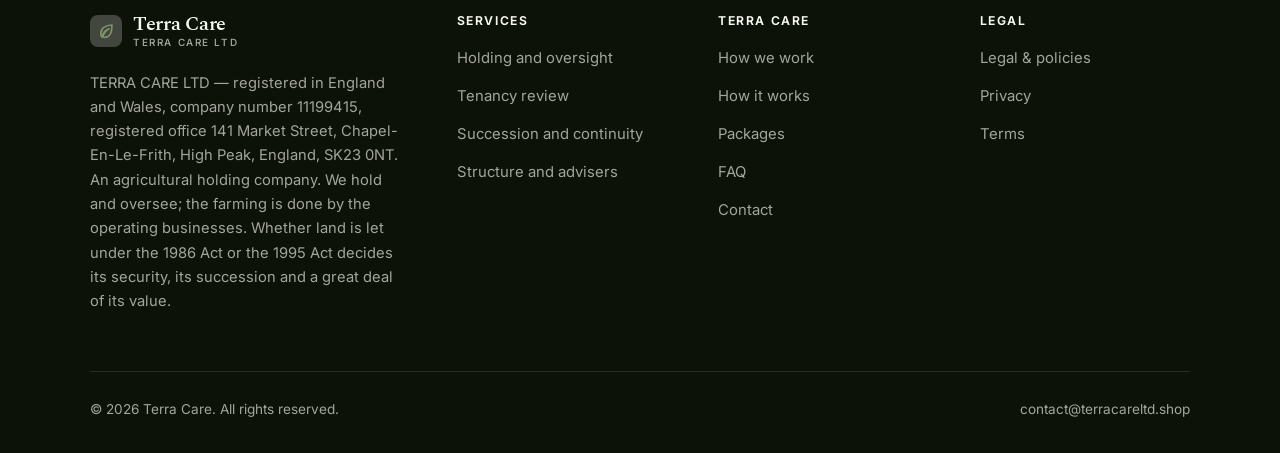
<file: about.html>
<!DOCTYPE html>
<html lang="en" class="no-js">
<head>
<meta charset="utf-8">
<meta name="viewport" content="width=device-width, initial-scale=1">
<title>How we work — Terra Care</title>
<meta name="description" content="About TERRA CARE LTD, an agricultural holding company in Chapel-en-le-Frith, High Peak, formed in 2018.">
<link rel="canonical" href="https://terracareltd.shop/about.html">

<meta property="og:type" content="website">
<meta property="og:url" content="https://terracareltd.shop/about.html">
<meta property="og:site_name" content="Terra Care">
<meta property="og:locale" content="en_US">
<meta property="og:title" content="How we work — Terra Care">
<meta property="og:description" content="About TERRA CARE LTD, an agricultural holding company in Chapel-en-le-Frith, High Peak, formed in 2018.">
<meta name="theme-color" content="#0d1208">

<link rel="icon" href="assets/img/favicon.svg" type="image/svg+xml">
<link rel="preconnect" href="https://fonts.googleapis.com">
<link rel="preconnect" href="https://fonts.gstatic.com" crossorigin>
<link rel="stylesheet" href="https://fonts.googleapis.com/css2?family=Spectral:wght@400;500;600;700&family=Inter:wght@400..700&display=swap">
<link rel="stylesheet" href="assets/css/style.css">

<!-- Thème appliqué avant le premier rendu (évite le flash) -->
<script>
document.documentElement.classList.remove('no-js');
(function(){try{var t=localStorage.getItem('site-theme');if(t){document.documentElement.setAttribute('data-theme',t);}}catch(e){}})();
</script>
</head>

<body>
<a class="skip-link" href="#main">Skip to main content</a>

<header class="site-header">
  <nav class="wrap nav" aria-label="Main navigation">
    <a class="brand" href="index.html">
      <svg class="brand__mark" viewBox="0 0 64 64" aria-hidden="true">
        <rect class="bm-bg" width="64" height="64" rx="16"/>
        <g class="bm-ic" transform="translate(14 14) scale(1.5)" fill="none" stroke-width="2.1" stroke-linecap="round" stroke-linejoin="round"><path d="M20 4c-9 0-15 4.5-15 11.5 0 2 .6 3.4 1.5 4.5C8 14 12 10.5 16 9c-4 2.5-7 6-8.5 11 1 .4 2 .5 3 .5C17 20.5 20 14 20 4z"/></g>
      </svg>
      <span>Terra Care<span class="brand__sub">TERRA CARE LTD</span></span>
    </a>

    <ul class="nav__links" id="nav-links">
      <li><a href="index.html">Home</a></li>
      <li><a href="programs.html">Services</a></li>
      <li><a href="index.html#pricing">Packages</a></li>
      <li><a href="about.html" aria-current="page">How we work</a></li>
      <li><a href="contact.html">Contact</a></li>
      <li><a class="btn btn--primary" href="contact.html">Ask about the land</a></li>
    </ul>

    <div class="nav__cta">
      <button class="theme-toggle" type="button" aria-label="Switch to dark theme">
        <svg class="icon-sun" viewBox="0 0 24 24" fill="none" stroke="currentColor" stroke-width="1.8" stroke-linecap="round" aria-hidden="true"><circle cx="12" cy="12" r="4"/><path d="M12 2v2m0 16v2M2 12h2m16 0h2M4.9 4.9l1.4 1.4m11.4 11.4 1.4 1.4M19.1 4.9l-1.4 1.4M6.3 17.7l-1.4 1.4"/></svg>
        <svg class="icon-moon" viewBox="0 0 24 24" fill="none" stroke="currentColor" stroke-width="1.8" stroke-linecap="round" stroke-linejoin="round" aria-hidden="true"><path d="M21 12.8A9 9 0 1 1 11.2 3a7 7 0 0 0 9.8 9.8z"/></svg>
      </button>
      <a class="btn btn--primary" href="contact.html">Ask about the land</a>
      <button class="nav__toggle" type="button" aria-expanded="false" aria-controls="nav-links" aria-label="Open menu">
        <svg class="icon-open" viewBox="0 0 24 24" fill="none" stroke="currentColor" stroke-width="2" stroke-linecap="round" aria-hidden="true"><path d="M3 6h18M3 12h18M3 18h18"/></svg>
        <svg class="icon-close" viewBox="0 0 24 24" fill="none" stroke="currentColor" stroke-width="2" stroke-linecap="round" aria-hidden="true"><path d="M6 6l12 12M18 6L6 18"/></svg>
      </button>
    </div>
  </nav>
</header>

<main id="main">

<section class="page-head">
  <div class="wrap">
    <nav class="breadcrumb" aria-label="Breadcrumb">
      <a href="index.html">Home</a><span>/</span><span aria-current="page">How we work</span>
    </nav>
    <h1>Two meanings, one expensive confusion</h1>
    <p>An agricultural holding company holds farms. An agricultural holding is tenanted land under the 1986 Act. The second one decides values.</p>
  </div>
</section>

<section class="section wrap">
  <div class="split reveal">
    <div class="split__art">
      <svg viewBox="0 0 520 420" role="img" aria-label="Example of a typical week: Enquiry, Review, Title, Structure, Report.">
        <rect width="520" height="420" rx="20" fill="#eaeee4"/>
        <circle cx="450" cy="54" r="96" fill="#4a6b2f" opacity=".12"/>
        <g style="font-family: var(--font-body)">
        <text x="40" y="62" font-size="22" font-weight="700" fill="#0d1208" style="font-family: var(--font-display)">A typical week</text>
        <text x="80" y="100" text-anchor="middle" font-size="13" font-weight="600" fill="#767a71">Mon</text>
        <rect x="40" y="112" width="80" height="262" rx="12" fill="#f6f8f2"/>
        <rect x="46" y="133" width="68" height="85" rx="9" fill="#c9d3bf"/>
        <text x="80" y="155" text-anchor="middle" font-size="11" font-weight="650" fill="#0d1208">Enquiry</text>
        <text x="172" y="100" text-anchor="middle" font-size="13" font-weight="600" fill="#767a71">Tue</text>
        <rect x="132" y="112" width="80" height="262" rx="12" fill="#f6f8f2"/>
        <rect x="138" y="208" width="68" height="105" rx="9" fill="#4a6b2f"/>
        <text x="172" y="230" text-anchor="middle" font-size="11" font-weight="650" fill="#ffffff">Review</text>
        <text x="264" y="100" text-anchor="middle" font-size="13" font-weight="600" fill="#767a71">Wed</text>
        <rect x="224" y="112" width="80" height="262" rx="12" fill="#f6f8f2"/>
        <rect x="230" y="148" width="68" height="75" rx="9" fill="#c9d3bf"/>
        <text x="264" y="170" text-anchor="middle" font-size="11" font-weight="650" fill="#0d1208">Title</text>
        <text x="356" y="100" text-anchor="middle" font-size="13" font-weight="600" fill="#767a71">Thu</text>
        <rect x="316" y="112" width="80" height="262" rx="12" fill="#f6f8f2"/>
        <rect x="322" y="243" width="68" height="85" rx="9" fill="#0d1208"/>
        <text x="356" y="265" text-anchor="middle" font-size="11" font-weight="650" fill="#f6f8f2">Structure</text>
        <text x="448" y="100" text-anchor="middle" font-size="13" font-weight="600" fill="#767a71">Fri</text>
        <rect x="408" y="112" width="80" height="262" rx="12" fill="#f6f8f2"/>
        <rect x="414" y="173" width="68" height="115" rx="9" fill="#c9d3bf"/>
        <text x="448" y="195" text-anchor="middle" font-size="11" font-weight="650" fill="#0d1208">Report</text>
        </g>
      </svg>
    </div>
    <div>
      <span class="eyebrow">How we work</span>
      <h2>Why the statute comes before the valuation</h2>
      <p>This company is an agricultural holding company, meaning a holding company whose interests are agricultural. Separately, and confusingly, an agricultural holding is a defined thing in English law: land let under the Agricultural Holdings Act 1986. The two phrases sit a word apart and describe completely different things, and the second is the one that moves money. Which statute governs a given tenancy is the first fact to establish about any let land, and it is established from the documents rather than from what everyone has always understood to be the case.</p>
      <p>The split runs roughly along September 1995. A tenancy under the 1986 Act generally carries security of tenure for the tenant's lifetime, together with statutory rights of succession on death or retirement for up to two successions, which have to be established before a tribunal on tests of eligibility and suitability rather than granted as a formality. A farm business tenancy under the Agricultural Tenancies Act 1995 carries no security beyond its contractual term and no succession at all, ending on notice of between twelve and twenty-four months where the term runs over two years. Identical land, identical yield, and a materially different capital value depending on which of those applies, because what a buyer acquires in the first case is an income with a tenant who may have decades behind them.</p>
      <p>That is also where families come unstuck. A great deal of farm succession planning is built on a right that is assumed rather than checked, and the assumption tends to be tested at a funeral. So the order of work here is to read the papers, establish the regime, set out honestly what the documents support including where they are ambiguous, and then put every legal, tax and valuation question to the professional qualified to answer it. We do not give legal advice, tax advice or valuations. We hold and oversee; the farming belongs to the operating businesses, along with the contracts, the staff, the entitlements and the liability. And on the tax side there is one structural point always worth raising with an adviser, which is that reliefs of the business property kind turn on a business not consisting wholly or mainly of holding investments, while letting land is ordinarily an investment activity and farming in hand ordinarily a trading one.</p>
      <!--
        TO DO: add a short introduction of the coach (name, real background),
        with a photo if possible. Do not invent credentials — see README.md.
      -->
    </div>
  </div>
</section>

<section class="section section--flush wrap">
  <div class="section-head reveal">
    <span class="eyebrow">Our principles</span>
    <h2>Three beliefs behind the method</h2>
  </div>
  <div class="grid grid--3 reveal-group">
    <article class="card">
      <div class="card__icon"><svg viewBox="0 0 24 24" fill="none" stroke="currentColor" stroke-width="1.7" stroke-linecap="round" stroke-linejoin="round" aria-hidden="true"><path d="M14 2.5H6.5A2 2 0 0 0 4.5 4.5v15a2 2 0 0 0 2 2h11a2 2 0 0 0 2-2V8z"/><path d="M14 2.5V8h5.5M8.5 13h7M8.5 17h5"/></svg></div>
      <h3>Documents before views</h3>
      <p>What exists, not what is assumed.</p>
    </article>
    <article class="card">
      <div class="card__icon"><svg viewBox="0 0 24 24" fill="none" stroke="currentColor" stroke-width="1.7" stroke-linecap="round" stroke-linejoin="round" aria-hidden="true"><circle cx="12" cy="12" r="9.2"/><path d="M12 16v-4.5M12 8.2v.1"/></svg></div>
      <h3>Name the statute</h3>
      <p>1986 and 1995 are different worlds.</p>
    </article>
    <article class="card">
      <div class="card__icon"><svg viewBox="0 0 24 24" fill="none" stroke="currentColor" stroke-width="1.7" stroke-linecap="round" stroke-linejoin="round" aria-hidden="true"><path d="M16.5 20v-1.5a4 4 0 0 0-4-4h-5a4 4 0 0 0-4 4V20"/><circle cx="10" cy="7.5" r="3.5"/><path d="M21 20v-1.5a4 4 0 0 0-3-3.9M15.5 4.1a3.5 3.5 0 0 1 0 6.8"/></svg></div>
      <h3>Refer the real question</h3>
      <p>Solicitor, tax adviser, surveyor.</p>
    </article>
  </div>
</section>

<section class="wrap section--tight">
  <div class="cta-band reveal">
    <h2>Want a holding looked at properly?</h2>
    <p>A free first conversation, with no obligation.</p>
    <div class="hero__actions">
      <a class="btn btn--primary btn--lg" href="contact.html">Ask about the land <svg viewBox="0 0 24 24" fill="none" stroke="currentColor" stroke-width="2.2" stroke-linecap="round" stroke-linejoin="round" aria-hidden="true"><path d="M5 12h14M13 6l6 6-6 6"/></svg></a>
      <a class="btn btn--on-dark btn--lg" href="programs.html">See what we do</a>
    </div>
  </div>
</section>

</main>

<footer class="site-footer">
  <div class="wrap">
    <div class="footer__grid">
      <div class="footer__brand">
        <a class="brand" href="index.html">
          <svg class="brand__mark" viewBox="0 0 64 64" aria-hidden="true">
        <rect class="bm-bg" width="64" height="64" rx="16"/>
        <g class="bm-ic" transform="translate(14 14) scale(1.5)" fill="none" stroke-width="2.1" stroke-linecap="round" stroke-linejoin="round"><path d="M20 4c-9 0-15 4.5-15 11.5 0 2 .6 3.4 1.5 4.5C8 14 12 10.5 16 9c-4 2.5-7 6-8.5 11 1 .4 2 .5 3 .5C17 20.5 20 14 20 4z"/></g>
      </svg>
          <span>Terra Care<span class="brand__sub">TERRA CARE LTD</span></span>
        </a>
        <p>TERRA CARE LTD — registered in England and Wales, company number 11199415, registered office 141 Market Street, Chapel-En-Le-Frith, High Peak, England, SK23 0NT. An agricultural holding company. We hold and oversee; the farming is done by the operating businesses. Whether land is let under the 1986 Act or the 1995 Act decides its security, its succession and a great deal of its value.</p>
      </div>

      <div class="footer__col">
        <h4>Services</h4>
        <ul>
          <li><a href="programs.html#holding">Holding and oversight</a></li>
          <li><a href="programs.html#tenancies">Tenancy review</a></li>
          <li><a href="programs.html#succession">Succession and continuity</a></li>
          <li><a href="programs.html#structure">Structure and advisers</a></li>
        </ul>
      </div>

      <div class="footer__col">
        <h4>Terra Care</h4>
        <ul>
          <li><a href="about.html">How we work</a></li>
          <li><a href="index.html#how-it-works">How it works</a></li>
          <li><a href="index.html#pricing">Packages</a></li>
          <li><a href="index.html#faq">FAQ</a></li>
          <li><a href="contact.html">Contact</a></li>
        </ul>
      </div>

      <div class="footer__col">
        <h4>Legal</h4>
        <ul>
          <li><a href="legal.html">Legal &amp; policies</a></li>
          <li><a href="legal.html#privacy">Privacy</a></li>
          <li><a href="legal.html#terms">Terms</a></li>
        </ul>
      </div>
    </div>

    <div class="footer__bottom">
      <p>© <span data-year>2026</span> Terra Care. All rights reserved.</p>
      <p><a href="mailto:contact@terracareltd.shop">contact@terracareltd.shop</a></p>
    </div>
  </div>
</footer>

<script src="assets/js/main.js" defer></script>
</body>
</html>
</file>
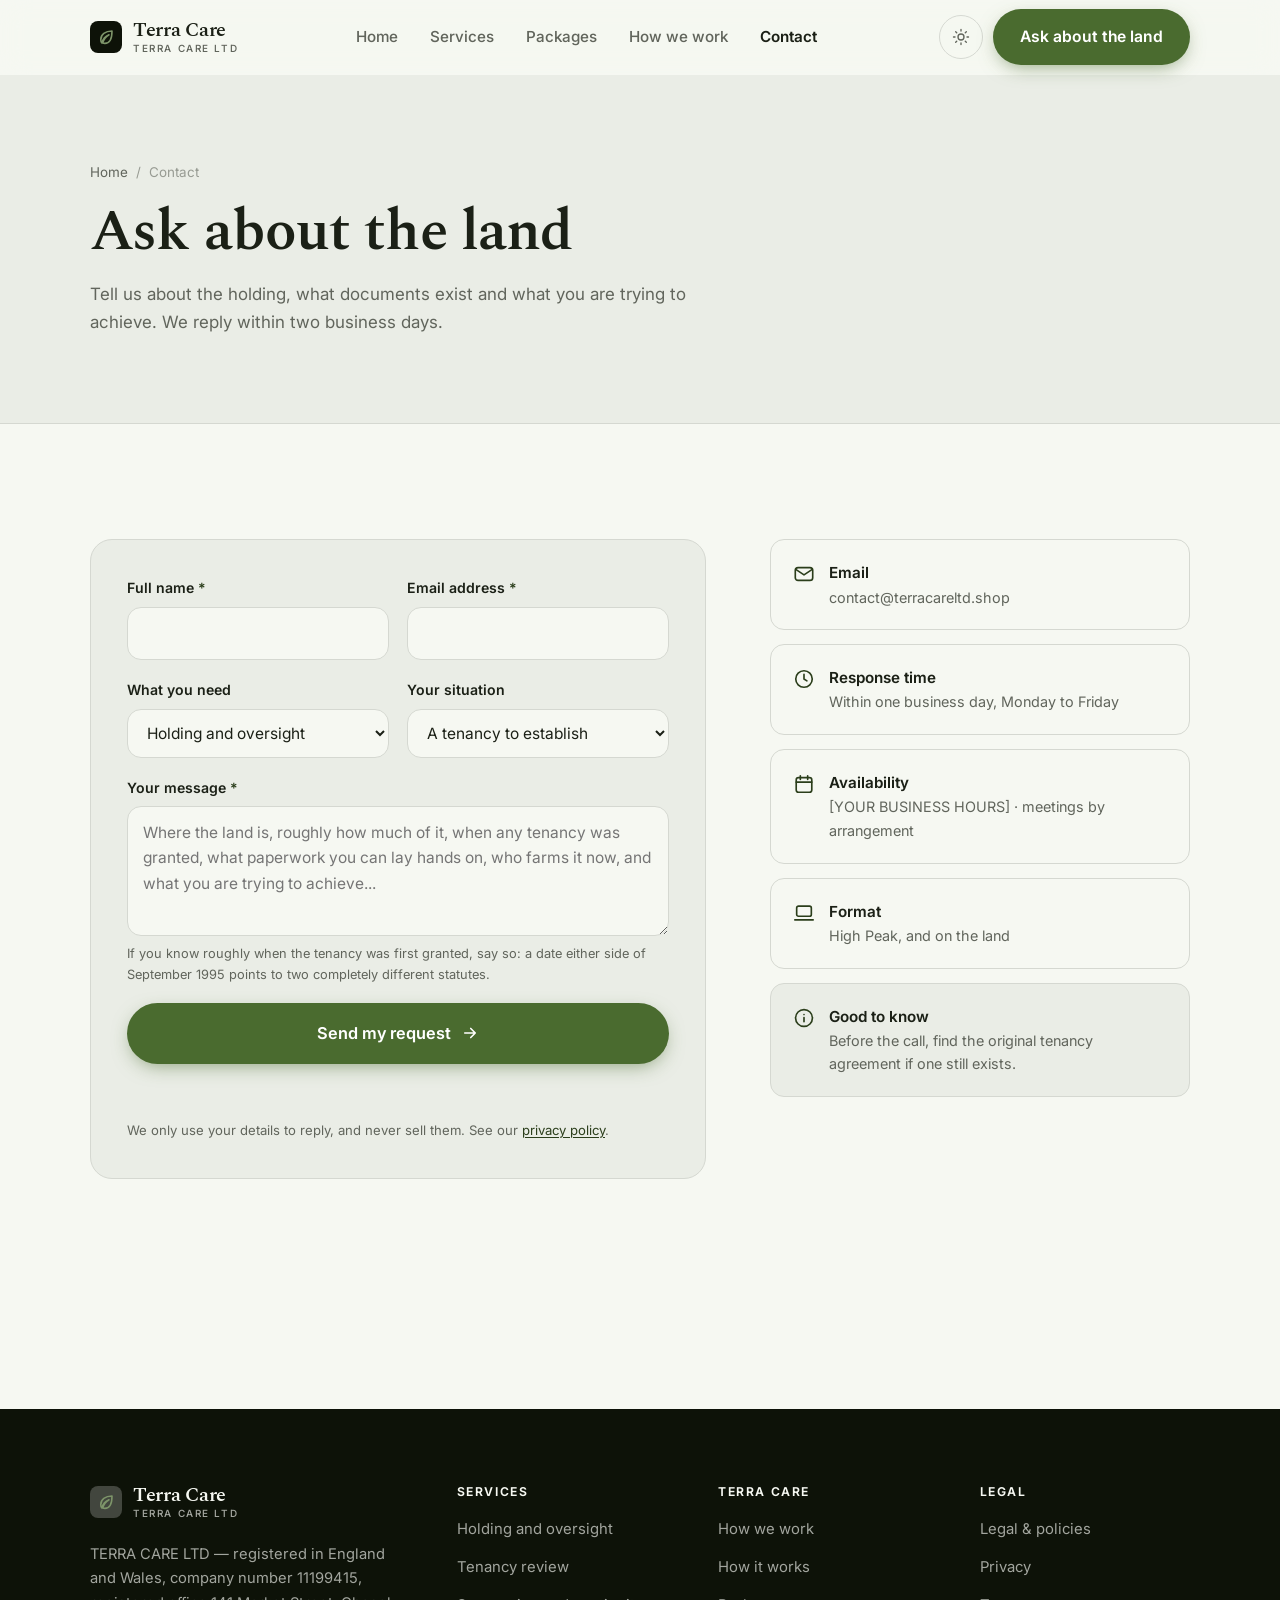
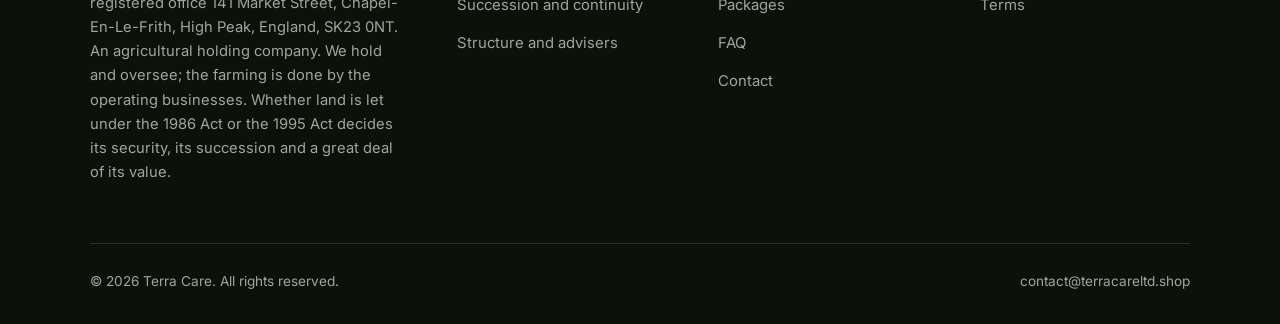
<file: contact.html>
<!DOCTYPE html>
<html lang="en" class="no-js">
<head>
<meta charset="utf-8">
<meta name="viewport" content="width=device-width, initial-scale=1">
<title>Contact — Terra Care</title>
<meta name="description" content="Contact Terra Care Ltd about agricultural land, a tenancy or a group structure. We reply within two business days.">
<link rel="canonical" href="https://terracareltd.shop/contact.html">

<meta property="og:type" content="website">
<meta property="og:url" content="https://terracareltd.shop/contact.html">
<meta property="og:site_name" content="Terra Care">
<meta property="og:locale" content="en_US">
<meta property="og:title" content="Contact — Terra Care">
<meta property="og:description" content="Contact Terra Care Ltd about agricultural land, a tenancy or a group structure. We reply within two business days.">
<meta name="theme-color" content="#0d1208">

<link rel="icon" href="assets/img/favicon.svg" type="image/svg+xml">
<link rel="preconnect" href="https://fonts.googleapis.com">
<link rel="preconnect" href="https://fonts.gstatic.com" crossorigin>
<link rel="stylesheet" href="https://fonts.googleapis.com/css2?family=Spectral:wght@400;500;600;700&family=Inter:wght@400..700&display=swap">
<link rel="stylesheet" href="assets/css/style.css">

<!-- Thème appliqué avant le premier rendu (évite le flash) -->
<script>
document.documentElement.classList.remove('no-js');
(function(){try{var t=localStorage.getItem('site-theme');if(t){document.documentElement.setAttribute('data-theme',t);}}catch(e){}})();
</script>
</head>

<body>
<a class="skip-link" href="#main">Skip to main content</a>

<header class="site-header">
  <nav class="wrap nav" aria-label="Main navigation">
    <a class="brand" href="index.html">
      <svg class="brand__mark" viewBox="0 0 64 64" aria-hidden="true">
        <rect class="bm-bg" width="64" height="64" rx="16"/>
        <g class="bm-ic" transform="translate(14 14) scale(1.5)" fill="none" stroke-width="2.1" stroke-linecap="round" stroke-linejoin="round"><path d="M20 4c-9 0-15 4.5-15 11.5 0 2 .6 3.4 1.5 4.5C8 14 12 10.5 16 9c-4 2.5-7 6-8.5 11 1 .4 2 .5 3 .5C17 20.5 20 14 20 4z"/></g>
      </svg>
      <span>Terra Care<span class="brand__sub">TERRA CARE LTD</span></span>
    </a>

    <ul class="nav__links" id="nav-links">
      <li><a href="index.html">Home</a></li>
      <li><a href="programs.html">Services</a></li>
      <li><a href="index.html#pricing">Packages</a></li>
      <li><a href="about.html">How we work</a></li>
      <li><a href="contact.html" aria-current="page">Contact</a></li>
      <li><a class="btn btn--primary" href="contact.html">Ask about the land</a></li>
    </ul>

    <div class="nav__cta">
      <button class="theme-toggle" type="button" aria-label="Switch to dark theme">
        <svg class="icon-sun" viewBox="0 0 24 24" fill="none" stroke="currentColor" stroke-width="1.8" stroke-linecap="round" aria-hidden="true"><circle cx="12" cy="12" r="4"/><path d="M12 2v2m0 16v2M2 12h2m16 0h2M4.9 4.9l1.4 1.4m11.4 11.4 1.4 1.4M19.1 4.9l-1.4 1.4M6.3 17.7l-1.4 1.4"/></svg>
        <svg class="icon-moon" viewBox="0 0 24 24" fill="none" stroke="currentColor" stroke-width="1.8" stroke-linecap="round" stroke-linejoin="round" aria-hidden="true"><path d="M21 12.8A9 9 0 1 1 11.2 3a7 7 0 0 0 9.8 9.8z"/></svg>
      </button>
      <a class="btn btn--primary" href="contact.html">Ask about the land</a>
      <button class="nav__toggle" type="button" aria-expanded="false" aria-controls="nav-links" aria-label="Open menu">
        <svg class="icon-open" viewBox="0 0 24 24" fill="none" stroke="currentColor" stroke-width="2" stroke-linecap="round" aria-hidden="true"><path d="M3 6h18M3 12h18M3 18h18"/></svg>
        <svg class="icon-close" viewBox="0 0 24 24" fill="none" stroke="currentColor" stroke-width="2" stroke-linecap="round" aria-hidden="true"><path d="M6 6l12 12M18 6L6 18"/></svg>
      </button>
    </div>
  </nav>
</header>

<main id="main">

<section class="page-head">
  <div class="wrap">
    <nav class="breadcrumb" aria-label="Breadcrumb">
      <a href="index.html">Home</a><span>/</span><span aria-current="page">Contact</span>
    </nav>
    <h1>Ask about the land</h1>
    <p>Tell us about the holding, what documents exist and what you are trying to achieve. We reply within two business days.</p>
  </div>
</section>

<section class="section wrap">
  <div class="form-layout">

    <!--
      FORM: the action attribute holds a placeholder id. Create a free form at
      https://formspree.io and replace VOTRE_ID_FORMSPREE. Until then, the button
      opens the visitor's email app with a pre-filled message to contact@terracareltd.shop.
    -->
    <form class="form" id="contact-form" action="https://formspree.io/f/VOTRE_ID_FORMSPREE" method="POST"
          data-email="contact@terracareltd.shop" data-subject="Land enquiry"
          data-msg-mail="Your email app will open with the message ready to send." data-msg-sending="Sending…"
          data-msg-ok="Thanks! Your message is on its way. We reply within one business day." data-msg-err="Sending failed. Please email us directly at">
      <div class="form__row">
        <div class="field">
          <label for="nom">Full name <span class="req" aria-hidden="true">*</span></label>
          <input type="text" id="nom" name="nom" autocomplete="name" required>
        </div>
        <div class="field">
          <label for="email">Email address <span class="req" aria-hidden="true">*</span></label>
          <input type="email" id="email" name="email" autocomplete="email" required>
        </div>
      </div>

      <div class="form__row">
        <div class="field">
          <label for="programme">What you need</label>
          <select id="programme" name="programme">
            <option>Holding and oversight</option>
            <option>Tenancy review</option>
            <option>Succession and continuity</option>
            <option>Structure and advisers</option>
            <option>Not sure yet</option>
          </select>
        </div>
        <div class="field">
          <label for="niveau">Your situation</label>
          <select id="niveau" name="niveau">
            <option>A tenancy to establish</option>
            <option>A succession question</option>
            <option>Group structure</option>
            <option>Something else</option>
          </select>
        </div>
      </div>

      <div class="field">
        <label for="message">Your message <span class="req" aria-hidden="true">*</span></label>
        <textarea id="message" name="message" required placeholder="Where the land is, roughly how much of it, when any tenancy was granted, what paperwork you can lay hands on, who farms it now, and what you are trying to achieve..."></textarea>
        <span class="field__hint">If you know roughly when the tenancy was first granted, say so: a date either side of September 1995 points to two completely different statutes.</span>
      </div>

      <!-- Bot trap: hidden from humans -->
      <div class="visually-hidden" aria-hidden="true">
        <label for="site-web">Leave this field empty</label>
        <input type="text" id="site-web" name="_gotcha" tabindex="-1" autocomplete="off">
      </div>

      <button class="btn btn--primary btn--lg" type="submit">Send my request <svg viewBox="0 0 24 24" fill="none" stroke="currentColor" stroke-width="2.2" stroke-linecap="round" stroke-linejoin="round" aria-hidden="true"><path d="M5 12h14M13 6l6 6-6 6"/></svg></button>

      <p id="form-status" class="form__status" role="status" aria-live="polite"></p>

      <p class="form__note">
        We only use your details to reply, and never sell them. See our <a href="legal.html#privacy">privacy policy</a>.
      </p>
    </form>

    <aside class="contact-aside">
      <div class="contact-card">
        <svg viewBox="0 0 24 24" fill="none" stroke="currentColor" stroke-width="1.8" stroke-linecap="round" stroke-linejoin="round" aria-hidden="true"><rect x="2.5" y="5" width="19" height="14" rx="3"/><path d="M3 7l9 6 9-6"/></svg>
        <div><b>Email</b><a href="mailto:contact@terracareltd.shop">contact@terracareltd.shop</a></div>
      </div>
      <div class="contact-card">
        <svg viewBox="0 0 24 24" fill="none" stroke="currentColor" stroke-width="1.8" stroke-linecap="round" stroke-linejoin="round" aria-hidden="true"><circle cx="12" cy="12" r="9"/><path d="M12 7v5l3.2 2"/></svg>
        <div><b>Response time</b><span>Within one business day, Monday to Friday</span></div>
      </div>
      <div class="contact-card">
        <svg viewBox="0 0 24 24" fill="none" stroke="currentColor" stroke-width="1.8" stroke-linecap="round" stroke-linejoin="round" aria-hidden="true"><rect x="3.5" y="5" width="17" height="16" rx="2.5"/><path d="M8 3v4M16 3v4M3.5 10h17"/></svg>
        <div><b>Availability</b><span>[YOUR BUSINESS HOURS] · meetings by arrangement</span></div>
      </div>
      <div class="contact-card">
        <svg viewBox="0 0 24 24" fill="none" stroke="currentColor" stroke-width="1.8" stroke-linecap="round" stroke-linejoin="round" aria-hidden="true"><rect x="4" y="4.5" width="16" height="11" rx="2"/><path d="M2 19.5h20"/></svg>
        <div><b>Format</b><span>High Peak, and on the land</span></div>
      </div>
      <div class="contact-card contact-card--soft">
        <svg viewBox="0 0 24 24" fill="none" stroke="currentColor" stroke-width="1.8" stroke-linecap="round" stroke-linejoin="round" aria-hidden="true"><circle cx="12" cy="12" r="9.2"/><path d="M12 16v-4.5M12 8.2v.1"/></svg>
        <div><b>Good to know</b><span>Before the call, find the original tenancy agreement if one still exists.</span></div>
      </div>
    </aside>

  </div>
</section>

</main>

<footer class="site-footer">
  <div class="wrap">
    <div class="footer__grid">
      <div class="footer__brand">
        <a class="brand" href="index.html">
          <svg class="brand__mark" viewBox="0 0 64 64" aria-hidden="true">
        <rect class="bm-bg" width="64" height="64" rx="16"/>
        <g class="bm-ic" transform="translate(14 14) scale(1.5)" fill="none" stroke-width="2.1" stroke-linecap="round" stroke-linejoin="round"><path d="M20 4c-9 0-15 4.5-15 11.5 0 2 .6 3.4 1.5 4.5C8 14 12 10.5 16 9c-4 2.5-7 6-8.5 11 1 .4 2 .5 3 .5C17 20.5 20 14 20 4z"/></g>
      </svg>
          <span>Terra Care<span class="brand__sub">TERRA CARE LTD</span></span>
        </a>
        <p>TERRA CARE LTD — registered in England and Wales, company number 11199415, registered office 141 Market Street, Chapel-En-Le-Frith, High Peak, England, SK23 0NT. An agricultural holding company. We hold and oversee; the farming is done by the operating businesses. Whether land is let under the 1986 Act or the 1995 Act decides its security, its succession and a great deal of its value.</p>
      </div>

      <div class="footer__col">
        <h4>Services</h4>
        <ul>
          <li><a href="programs.html#holding">Holding and oversight</a></li>
          <li><a href="programs.html#tenancies">Tenancy review</a></li>
          <li><a href="programs.html#succession">Succession and continuity</a></li>
          <li><a href="programs.html#structure">Structure and advisers</a></li>
        </ul>
      </div>

      <div class="footer__col">
        <h4>Terra Care</h4>
        <ul>
          <li><a href="about.html">How we work</a></li>
          <li><a href="index.html#how-it-works">How it works</a></li>
          <li><a href="index.html#pricing">Packages</a></li>
          <li><a href="index.html#faq">FAQ</a></li>
          <li><a href="contact.html">Contact</a></li>
        </ul>
      </div>

      <div class="footer__col">
        <h4>Legal</h4>
        <ul>
          <li><a href="legal.html">Legal &amp; policies</a></li>
          <li><a href="legal.html#privacy">Privacy</a></li>
          <li><a href="legal.html#terms">Terms</a></li>
        </ul>
      </div>
    </div>

    <div class="footer__bottom">
      <p>© <span data-year>2026</span> Terra Care. All rights reserved.</p>
      <p><a href="mailto:contact@terracareltd.shop">contact@terracareltd.shop</a></p>
    </div>
  </div>
</footer>

<script src="assets/js/main.js" defer></script>
</body>
</html>
</file>
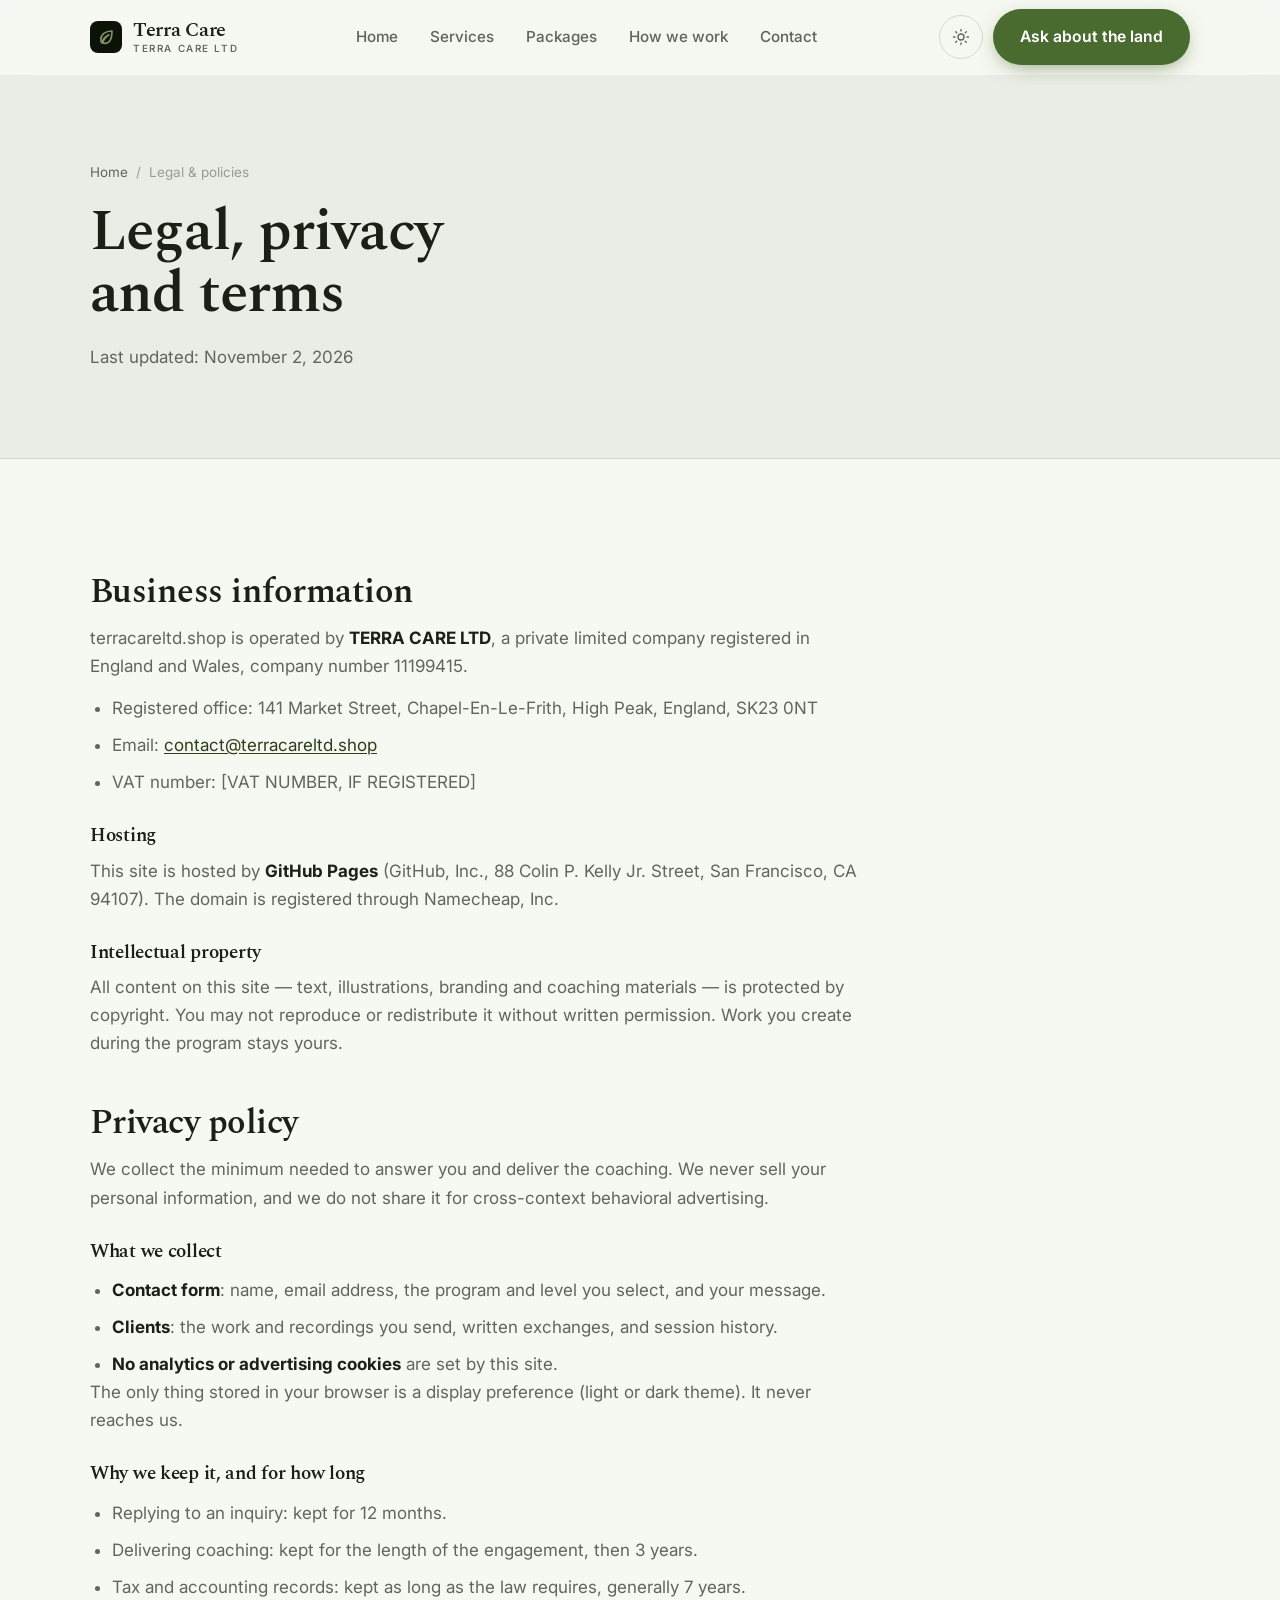
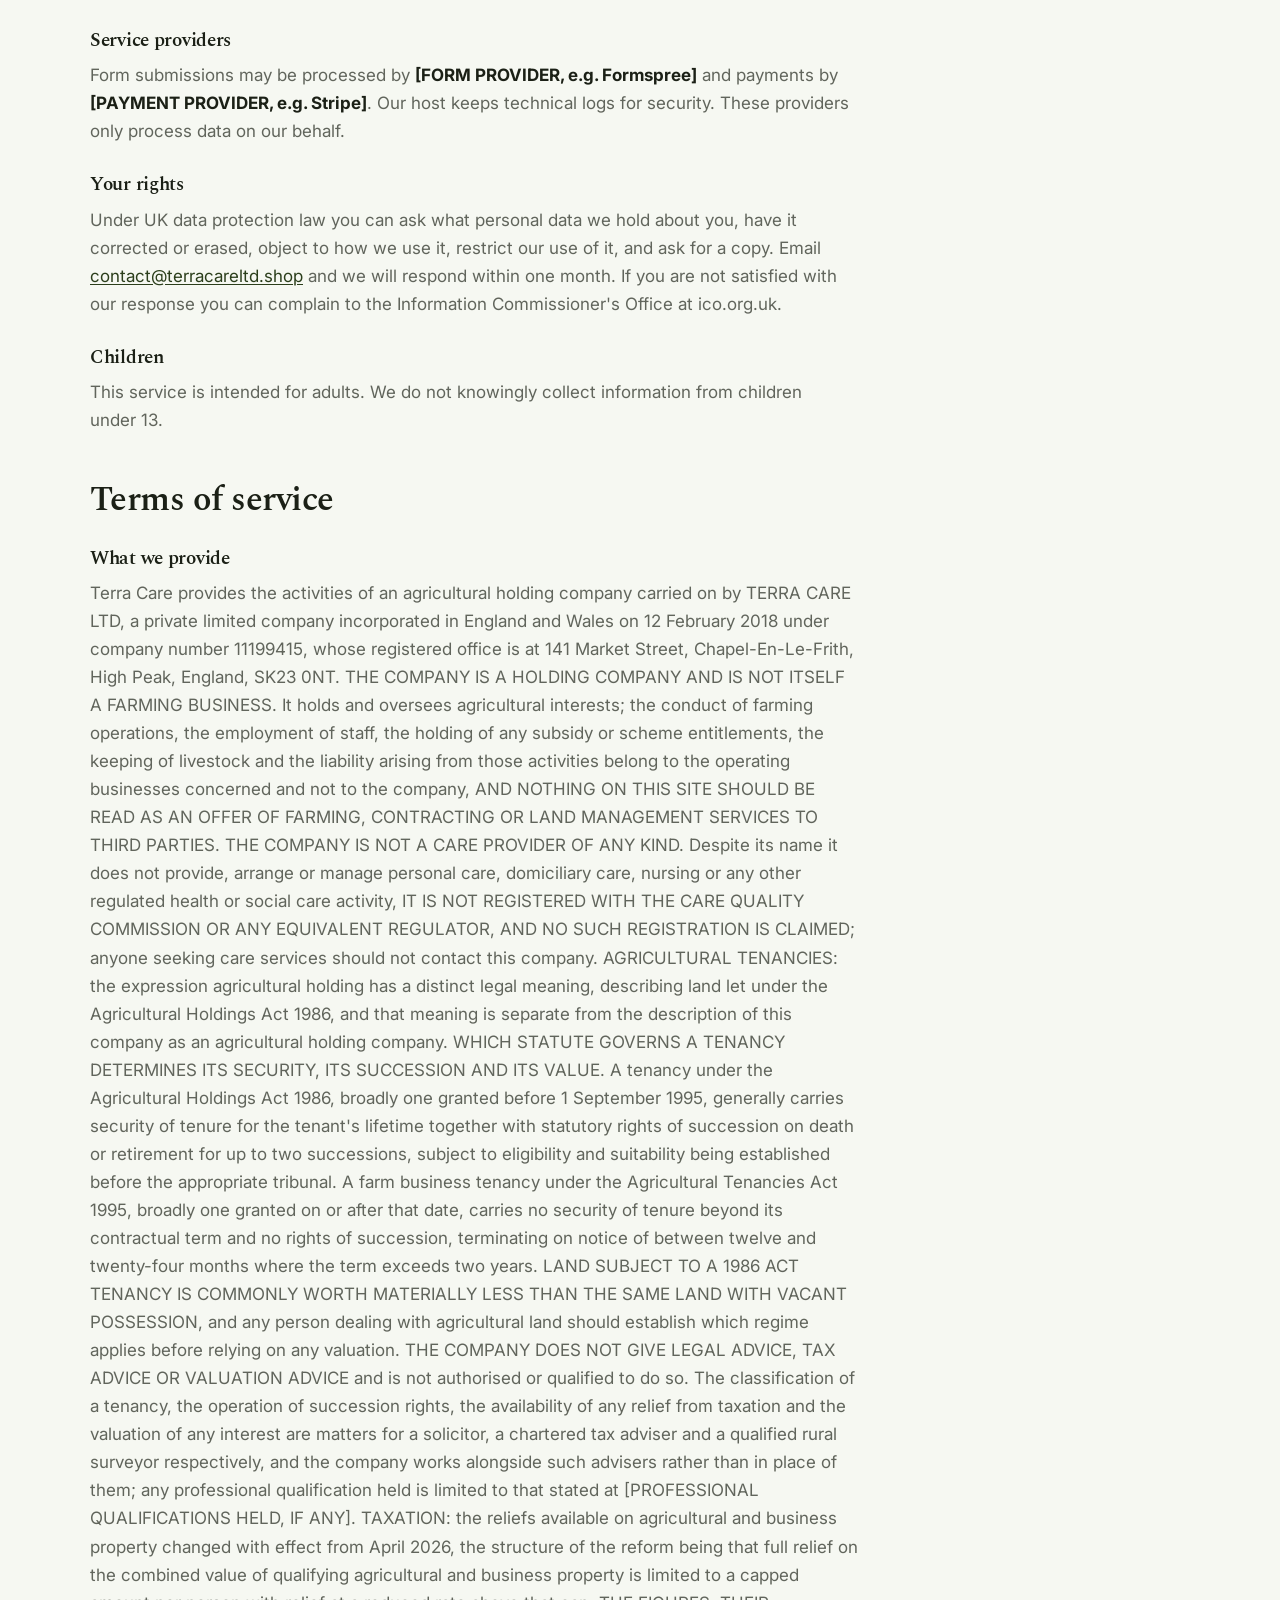
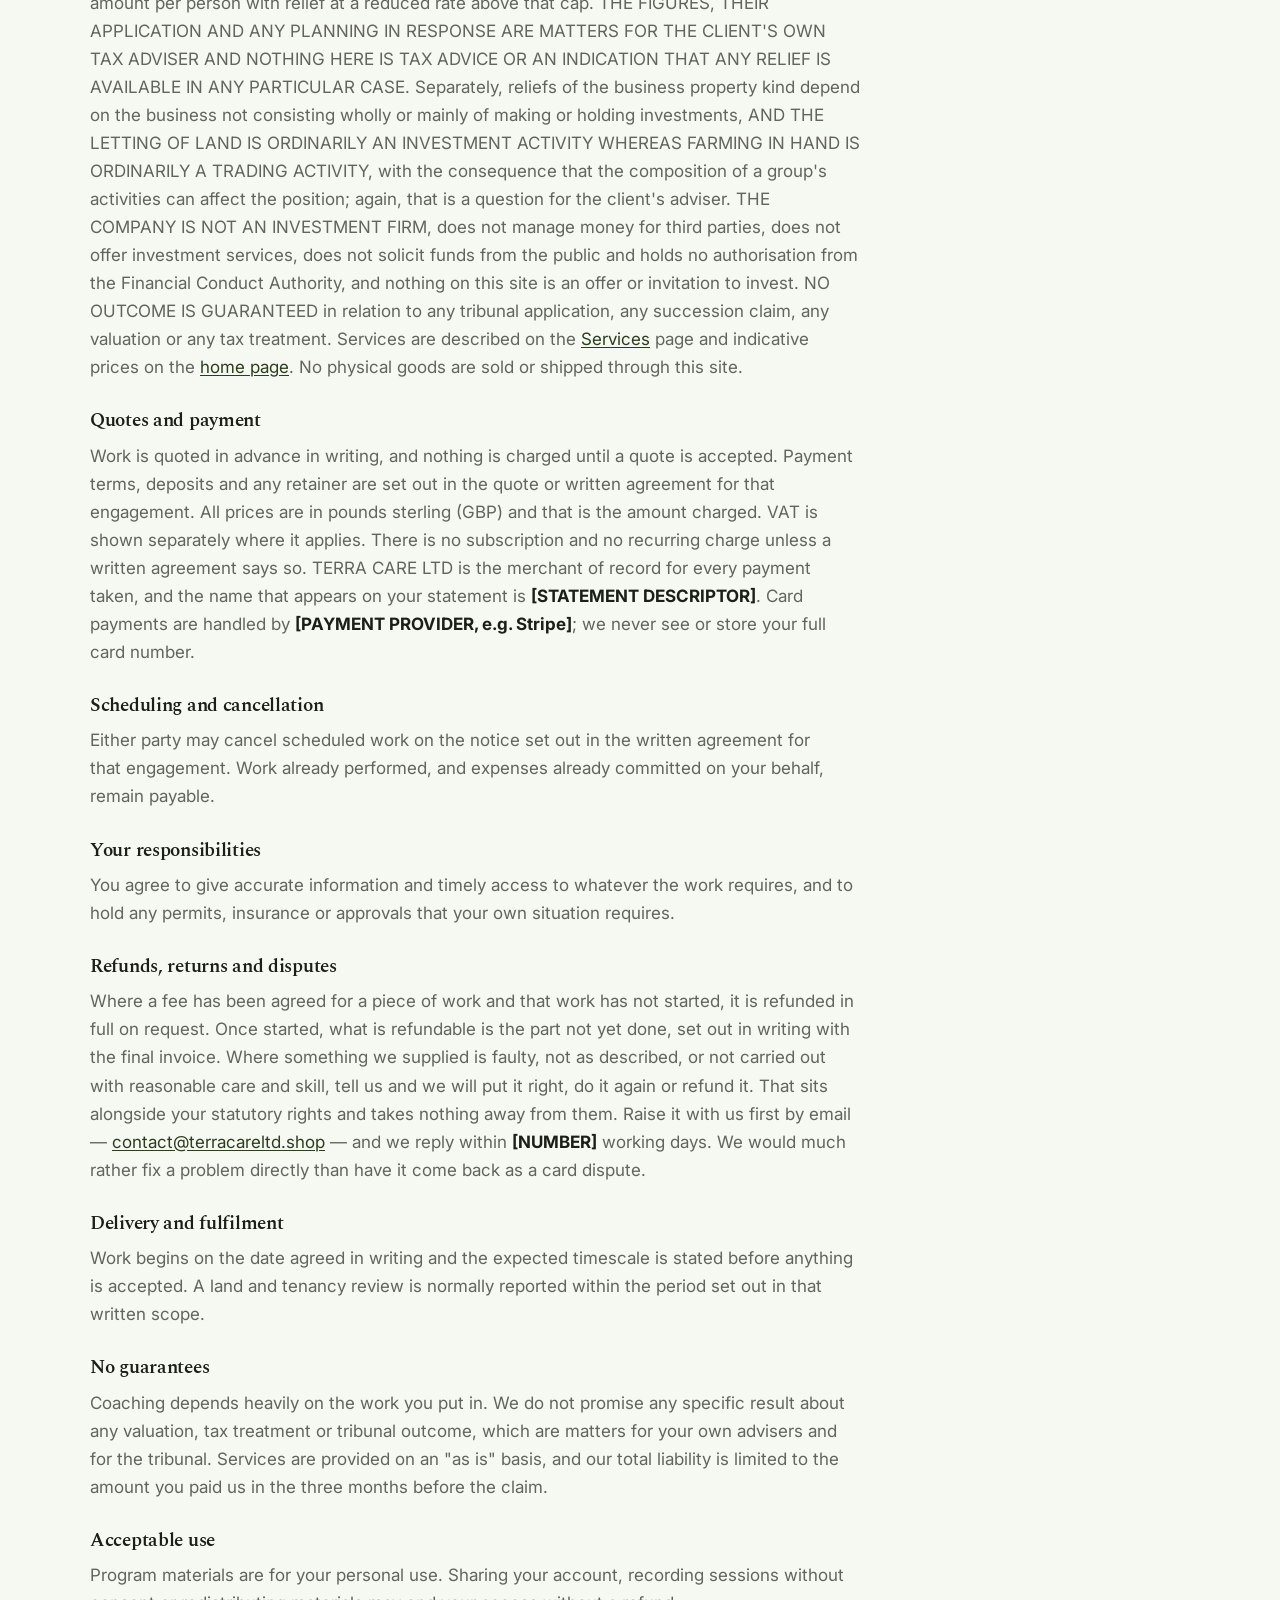
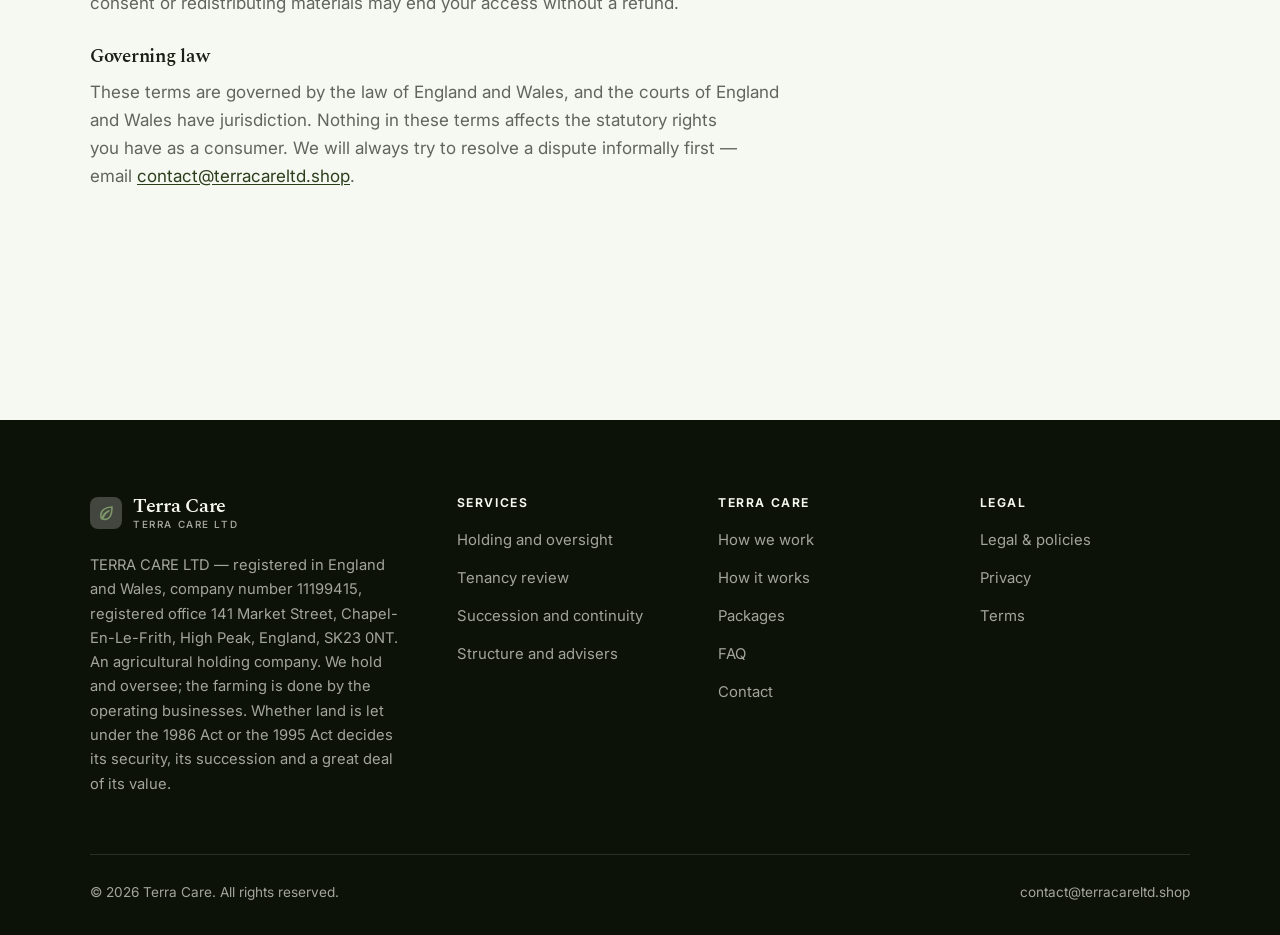
<file: legal.html>
<!DOCTYPE html>
<html lang="en" class="no-js">
<head>
<meta charset="utf-8">
<meta name="viewport" content="width=device-width, initial-scale=1">
<title>Legal, privacy and terms — Terra Care</title>
<meta name="description" content="Business information, privacy policy and terms of service for Terra Care.">
<meta name="robots" content="noindex">

<meta property="og:type" content="website">
<meta property="og:url" content="https://terracareltd.shop/legal.html">
<meta property="og:site_name" content="Terra Care">
<meta property="og:locale" content="en_US">
<meta property="og:title" content="Legal, privacy and terms — Terra Care">
<meta property="og:description" content="Business information, privacy policy and terms of service for Terra Care.">
<meta name="theme-color" content="#0d1208">

<link rel="icon" href="assets/img/favicon.svg" type="image/svg+xml">
<link rel="preconnect" href="https://fonts.googleapis.com">
<link rel="preconnect" href="https://fonts.gstatic.com" crossorigin>
<link rel="stylesheet" href="https://fonts.googleapis.com/css2?family=Spectral:wght@400;500;600;700&family=Inter:wght@400..700&display=swap">
<link rel="stylesheet" href="assets/css/style.css">

<!-- Thème appliqué avant le premier rendu (évite le flash) -->
<script>
document.documentElement.classList.remove('no-js');
(function(){try{var t=localStorage.getItem('site-theme');if(t){document.documentElement.setAttribute('data-theme',t);}}catch(e){}})();
</script>
</head>

<body>
<a class="skip-link" href="#main">Skip to main content</a>

<header class="site-header">
  <nav class="wrap nav" aria-label="Main navigation">
    <a class="brand" href="index.html">
      <svg class="brand__mark" viewBox="0 0 64 64" aria-hidden="true">
        <rect class="bm-bg" width="64" height="64" rx="16"/>
        <g class="bm-ic" transform="translate(14 14) scale(1.5)" fill="none" stroke-width="2.1" stroke-linecap="round" stroke-linejoin="round"><path d="M20 4c-9 0-15 4.5-15 11.5 0 2 .6 3.4 1.5 4.5C8 14 12 10.5 16 9c-4 2.5-7 6-8.5 11 1 .4 2 .5 3 .5C17 20.5 20 14 20 4z"/></g>
      </svg>
      <span>Terra Care<span class="brand__sub">TERRA CARE LTD</span></span>
    </a>

    <ul class="nav__links" id="nav-links">
      <li><a href="index.html">Home</a></li>
      <li><a href="programs.html">Services</a></li>
      <li><a href="index.html#pricing">Packages</a></li>
      <li><a href="about.html">How we work</a></li>
      <li><a href="contact.html">Contact</a></li>
      <li><a class="btn btn--primary" href="contact.html">Ask about the land</a></li>
    </ul>

    <div class="nav__cta">
      <button class="theme-toggle" type="button" aria-label="Switch to dark theme">
        <svg class="icon-sun" viewBox="0 0 24 24" fill="none" stroke="currentColor" stroke-width="1.8" stroke-linecap="round" aria-hidden="true"><circle cx="12" cy="12" r="4"/><path d="M12 2v2m0 16v2M2 12h2m16 0h2M4.9 4.9l1.4 1.4m11.4 11.4 1.4 1.4M19.1 4.9l-1.4 1.4M6.3 17.7l-1.4 1.4"/></svg>
        <svg class="icon-moon" viewBox="0 0 24 24" fill="none" stroke="currentColor" stroke-width="1.8" stroke-linecap="round" stroke-linejoin="round" aria-hidden="true"><path d="M21 12.8A9 9 0 1 1 11.2 3a7 7 0 0 0 9.8 9.8z"/></svg>
      </button>
      <a class="btn btn--primary" href="contact.html">Ask about the land</a>
      <button class="nav__toggle" type="button" aria-expanded="false" aria-controls="nav-links" aria-label="Open menu">
        <svg class="icon-open" viewBox="0 0 24 24" fill="none" stroke="currentColor" stroke-width="2" stroke-linecap="round" aria-hidden="true"><path d="M3 6h18M3 12h18M3 18h18"/></svg>
        <svg class="icon-close" viewBox="0 0 24 24" fill="none" stroke="currentColor" stroke-width="2" stroke-linecap="round" aria-hidden="true"><path d="M6 6l12 12M18 6L6 18"/></svg>
      </button>
    </div>
  </nav>
</header>

<main id="main">

<section class="page-head">
  <div class="wrap">
    <nav class="breadcrumb" aria-label="Breadcrumb">
      <a href="index.html">Home</a><span>/</span><span aria-current="page">Legal &amp; policies</span>
    </nav>
    <h1>Legal, privacy and terms</h1>
    <p>Last updated: <time datetime="2026-11-02">November 2, 2026</time></p>
  </div>
</section>

<section class="section wrap">
  <div class="prose">

    <!--
      TO DO: this is a skeleton, not legal advice. Replace every [BRACKET] with
      your real details before selling, and have a lawyer review it if you can.
      Consumer protection rules differ by state.
    -->

    <h2 id="business">Business information</h2>
    <p>
      terracareltd.shop is operated by <strong>TERRA CARE LTD</strong>, a private limited
      company registered in England and Wales, company number 11199415.
    </p>
    <ul>
      <li>Registered office: 141 Market Street, Chapel-En-Le-Frith, High Peak, England, SK23 0NT</li>
      <li>Email: <a href="mailto:contact@terracareltd.shop">contact@terracareltd.shop</a></li>
      <li>VAT number: [VAT NUMBER, IF REGISTERED]</li>
    </ul>

    <h3>Hosting</h3>
    <p>
      This site is hosted by <strong>GitHub Pages</strong> (GitHub, Inc., 88 Colin P. Kelly Jr. Street,
      San Francisco, CA 94107). The domain is registered through Namecheap, Inc.
    </p>

    <h3>Intellectual property</h3>
    <p>
      All content on this site — text, illustrations, branding and coaching materials — is protected by
      copyright. You may not reproduce or redistribute it without written permission. Work you create during
      the program stays yours.
    </p>

    <h2 id="privacy">Privacy policy</h2>
    <p>
      We collect the minimum needed to answer you and deliver the coaching. We never sell your personal
      information, and we do not share it for cross-context behavioral advertising.
    </p>
    <h3>What we collect</h3>
    <ul>
      <li><strong>Contact form</strong>: name, email address, the program and level you select, and your message.</li>
      <li><strong>Clients</strong>: the work and recordings you send, written exchanges, and session history.</li>
      <li><strong>No analytics or advertising cookies</strong> are set by this site.</li>
    </ul>
    <p>
      The only thing stored in your browser is a display preference (light or dark theme). It never reaches us.
    </p>
    <h3>Why we keep it, and for how long</h3>
    <ul>
      <li>Replying to an inquiry: kept for 12 months.</li>
      <li>Delivering coaching: kept for the length of the engagement, then 3 years.</li>
      <li>Tax and accounting records: kept as long as the law requires, generally 7 years.</li>
    </ul>
    <h3>Service providers</h3>
    <p>
      Form submissions may be processed by <strong>[FORM PROVIDER, e.g. Formspree]</strong> and payments by
      <strong>[PAYMENT PROVIDER, e.g. Stripe]</strong>. Our host keeps technical logs for security. These
      providers only process data on our behalf.
    </p>
    <h3>Your rights</h3>
    <p>
      Under UK data protection law you can ask what personal data we hold about you, have it corrected or
      erased, object to how we use it, restrict our use of it, and ask for a copy. Email
      <a href="mailto:contact@terracareltd.shop">contact@terracareltd.shop</a> and we will respond within one month. If you are not satisfied with
      our response you can complain to the Information Commissioner's Office at ico.org.uk.
    </p>
    <h3>Children</h3>
    <p>
      This service is intended for adults. We do not knowingly collect information from children under 13.
    </p>

    <h2 id="terms">Terms of service</h2>
    <h3>What we provide</h3>
    <p>
      Terra Care provides the activities of an agricultural holding company carried on by TERRA CARE LTD, a private limited company incorporated in England and Wales on 12 February 2018 under company number 11199415, whose registered office is at 141 Market Street, Chapel-En-Le-Frith, High Peak, England, SK23 0NT. THE COMPANY IS A HOLDING COMPANY AND IS NOT ITSELF A FARMING BUSINESS. It holds and oversees agricultural interests; the conduct of farming operations, the employment of staff, the holding of any subsidy or scheme entitlements, the keeping of livestock and the liability arising from those activities belong to the operating businesses concerned and not to the company, AND NOTHING ON THIS SITE SHOULD BE READ AS AN OFFER OF FARMING, CONTRACTING OR LAND MANAGEMENT SERVICES TO THIRD PARTIES. THE COMPANY IS NOT A CARE PROVIDER OF ANY KIND. Despite its name it does not provide, arrange or manage personal care, domiciliary care, nursing or any other regulated health or social care activity, IT IS NOT REGISTERED WITH THE CARE QUALITY COMMISSION OR ANY EQUIVALENT REGULATOR, AND NO SUCH REGISTRATION IS CLAIMED; anyone seeking care services should not contact this company. AGRICULTURAL TENANCIES: the expression agricultural holding has a distinct legal meaning, describing land let under the Agricultural Holdings Act 1986, and that meaning is separate from the description of this company as an agricultural holding company. WHICH STATUTE GOVERNS A TENANCY DETERMINES ITS SECURITY, ITS SUCCESSION AND ITS VALUE. A tenancy under the Agricultural Holdings Act 1986, broadly one granted before 1 September 1995, generally carries security of tenure for the tenant's lifetime together with statutory rights of succession on death or retirement for up to two successions, subject to eligibility and suitability being established before the appropriate tribunal. A farm business tenancy under the Agricultural Tenancies Act 1995, broadly one granted on or after that date, carries no security of tenure beyond its contractual term and no rights of succession, terminating on notice of between twelve and twenty-four months where the term exceeds two years. LAND SUBJECT TO A 1986 ACT TENANCY IS COMMONLY WORTH MATERIALLY LESS THAN THE SAME LAND WITH VACANT POSSESSION, and any person dealing with agricultural land should establish which regime applies before relying on any valuation. THE COMPANY DOES NOT GIVE LEGAL ADVICE, TAX ADVICE OR VALUATION ADVICE and is not authorised or qualified to do so. The classification of a tenancy, the operation of succession rights, the availability of any relief from taxation and the valuation of any interest are matters for a solicitor, a chartered tax adviser and a qualified rural surveyor respectively, and the company works alongside such advisers rather than in place of them; any professional qualification held is limited to that stated at [PROFESSIONAL QUALIFICATIONS HELD, IF ANY]. TAXATION: the reliefs available on agricultural and business property changed with effect from April 2026, the structure of the reform being that full relief on the combined value of qualifying agricultural and business property is limited to a capped amount per person with relief at a reduced rate above that cap. THE FIGURES, THEIR APPLICATION AND ANY PLANNING IN RESPONSE ARE MATTERS FOR THE CLIENT'S OWN TAX ADVISER AND NOTHING HERE IS TAX ADVICE OR AN INDICATION THAT ANY RELIEF IS AVAILABLE IN ANY PARTICULAR CASE. Separately, reliefs of the business property kind depend on the business not consisting wholly or mainly of making or holding investments, AND THE LETTING OF LAND IS ORDINARILY AN INVESTMENT ACTIVITY WHEREAS FARMING IN HAND IS ORDINARILY A TRADING ACTIVITY, with the consequence that the composition of a group's activities can affect the position; again, that is a question for the client's adviser. THE COMPANY IS NOT AN INVESTMENT FIRM, does not manage money for third parties, does not offer investment services, does not solicit funds from the public and holds no authorisation from the Financial Conduct Authority, and nothing on this site is an offer or invitation to invest. NO OUTCOME IS GUARANTEED in relation to any tribunal application, any succession claim, any valuation or any tax treatment. Services are described on the
      <a href="programs.html">Services</a> page and indicative prices on the
      <a href="index.html#pricing">home page</a>.
      No physical goods are sold or shipped through this site.
    </p>
    <h3>Quotes and payment</h3>
    <p>
      Work is quoted in advance in writing, and nothing is charged until a quote is accepted. Payment terms,
      deposits and any retainer are set out in the quote or written agreement for that engagement.
      All prices are in pounds sterling (GBP) and that is the amount charged. VAT is shown separately where it applies.
      There is no subscription and no recurring charge unless a written agreement says so.
      TERRA CARE LTD is the merchant of record for every payment taken, and the name that
      appears on your statement is <strong>[STATEMENT DESCRIPTOR]</strong>. Card payments are handled by
      <strong>[PAYMENT PROVIDER, e.g. Stripe]</strong>; we never see or store your full card number.
    </p>
    <h3>Scheduling and cancellation</h3>
    <p>
      Either party may cancel scheduled work on the notice set out in the written agreement for that engagement.
      Work already performed, and expenses already committed on your behalf, remain payable.
    </p>
    <h3>Your responsibilities</h3>
    <p>
      You agree to give accurate information and timely access to whatever the work requires, and to hold any
      permits, insurance or approvals that your own situation requires.
    </p>
    <h3>Refunds, returns and disputes</h3>
    <p>
      Where a fee has been agreed for a piece of work and that work has not started, it is refunded in full on request. Once started, what is refundable is the part not yet done, set out in writing with the final invoice.
      Where something we supplied is faulty, not as described, or not carried out with reasonable care and skill,
      tell us and we will put it right, do it again or refund it. That sits alongside your statutory rights and
      takes nothing away from them. Raise it with us first by email —
      <a href="mailto:contact@terracareltd.shop">contact@terracareltd.shop</a> — and we reply within <strong>[NUMBER]</strong> working days.
      We would much rather fix a problem directly than have it come back as a card dispute.
    </p>
    <h3>Delivery and fulfilment</h3>
    <p>
      Work begins on the date agreed in writing and the expected timescale is stated before anything is accepted. A land and tenancy review is normally reported within the period set out in that written scope.
    </p>

    <h3>No guarantees</h3>
    <p>
      Coaching depends heavily on the work you put in. We do not promise any specific result
      about any valuation, tax treatment or tribunal outcome, which are matters for your own advisers and for the tribunal. Services are provided on an "as is" basis, and our total
      liability is limited to the amount you paid us in the three months before the claim.
    </p>
    <h3>Acceptable use</h3>
    <p>
      Program materials are for your personal use. Sharing your account, recording sessions without consent
      or redistributing materials may end your access without a refund.
    </p>
    <h3>Governing law</h3>
    <p>
      These terms are governed by the law of England and Wales, and the courts of England and Wales have jurisdiction. Nothing in these terms affects the statutory rights you have as a consumer. We will always
      try to resolve a dispute informally first — email <a href="mailto:contact@terracareltd.shop">contact@terracareltd.shop</a>.
    </p>

  </div>
</section>

</main>

<footer class="site-footer">
  <div class="wrap">
    <div class="footer__grid">
      <div class="footer__brand">
        <a class="brand" href="index.html">
          <svg class="brand__mark" viewBox="0 0 64 64" aria-hidden="true">
        <rect class="bm-bg" width="64" height="64" rx="16"/>
        <g class="bm-ic" transform="translate(14 14) scale(1.5)" fill="none" stroke-width="2.1" stroke-linecap="round" stroke-linejoin="round"><path d="M20 4c-9 0-15 4.5-15 11.5 0 2 .6 3.4 1.5 4.5C8 14 12 10.5 16 9c-4 2.5-7 6-8.5 11 1 .4 2 .5 3 .5C17 20.5 20 14 20 4z"/></g>
      </svg>
          <span>Terra Care<span class="brand__sub">TERRA CARE LTD</span></span>
        </a>
        <p>TERRA CARE LTD — registered in England and Wales, company number 11199415, registered office 141 Market Street, Chapel-En-Le-Frith, High Peak, England, SK23 0NT. An agricultural holding company. We hold and oversee; the farming is done by the operating businesses. Whether land is let under the 1986 Act or the 1995 Act decides its security, its succession and a great deal of its value.</p>
      </div>

      <div class="footer__col">
        <h4>Services</h4>
        <ul>
          <li><a href="programs.html#holding">Holding and oversight</a></li>
          <li><a href="programs.html#tenancies">Tenancy review</a></li>
          <li><a href="programs.html#succession">Succession and continuity</a></li>
          <li><a href="programs.html#structure">Structure and advisers</a></li>
        </ul>
      </div>

      <div class="footer__col">
        <h4>Terra Care</h4>
        <ul>
          <li><a href="about.html">How we work</a></li>
          <li><a href="index.html#how-it-works">How it works</a></li>
          <li><a href="index.html#pricing">Packages</a></li>
          <li><a href="index.html#faq">FAQ</a></li>
          <li><a href="contact.html">Contact</a></li>
        </ul>
      </div>

      <div class="footer__col">
        <h4>Legal</h4>
        <ul>
          <li><a href="legal.html">Legal &amp; policies</a></li>
          <li><a href="legal.html#privacy">Privacy</a></li>
          <li><a href="legal.html#terms">Terms</a></li>
        </ul>
      </div>
    </div>

    <div class="footer__bottom">
      <p>© <span data-year>2026</span> Terra Care. All rights reserved.</p>
      <p><a href="mailto:contact@terracareltd.shop">contact@terracareltd.shop</a></p>
    </div>
  </div>
</footer>

<script src="assets/js/main.js" defer></script>
</body>
</html>
</file>
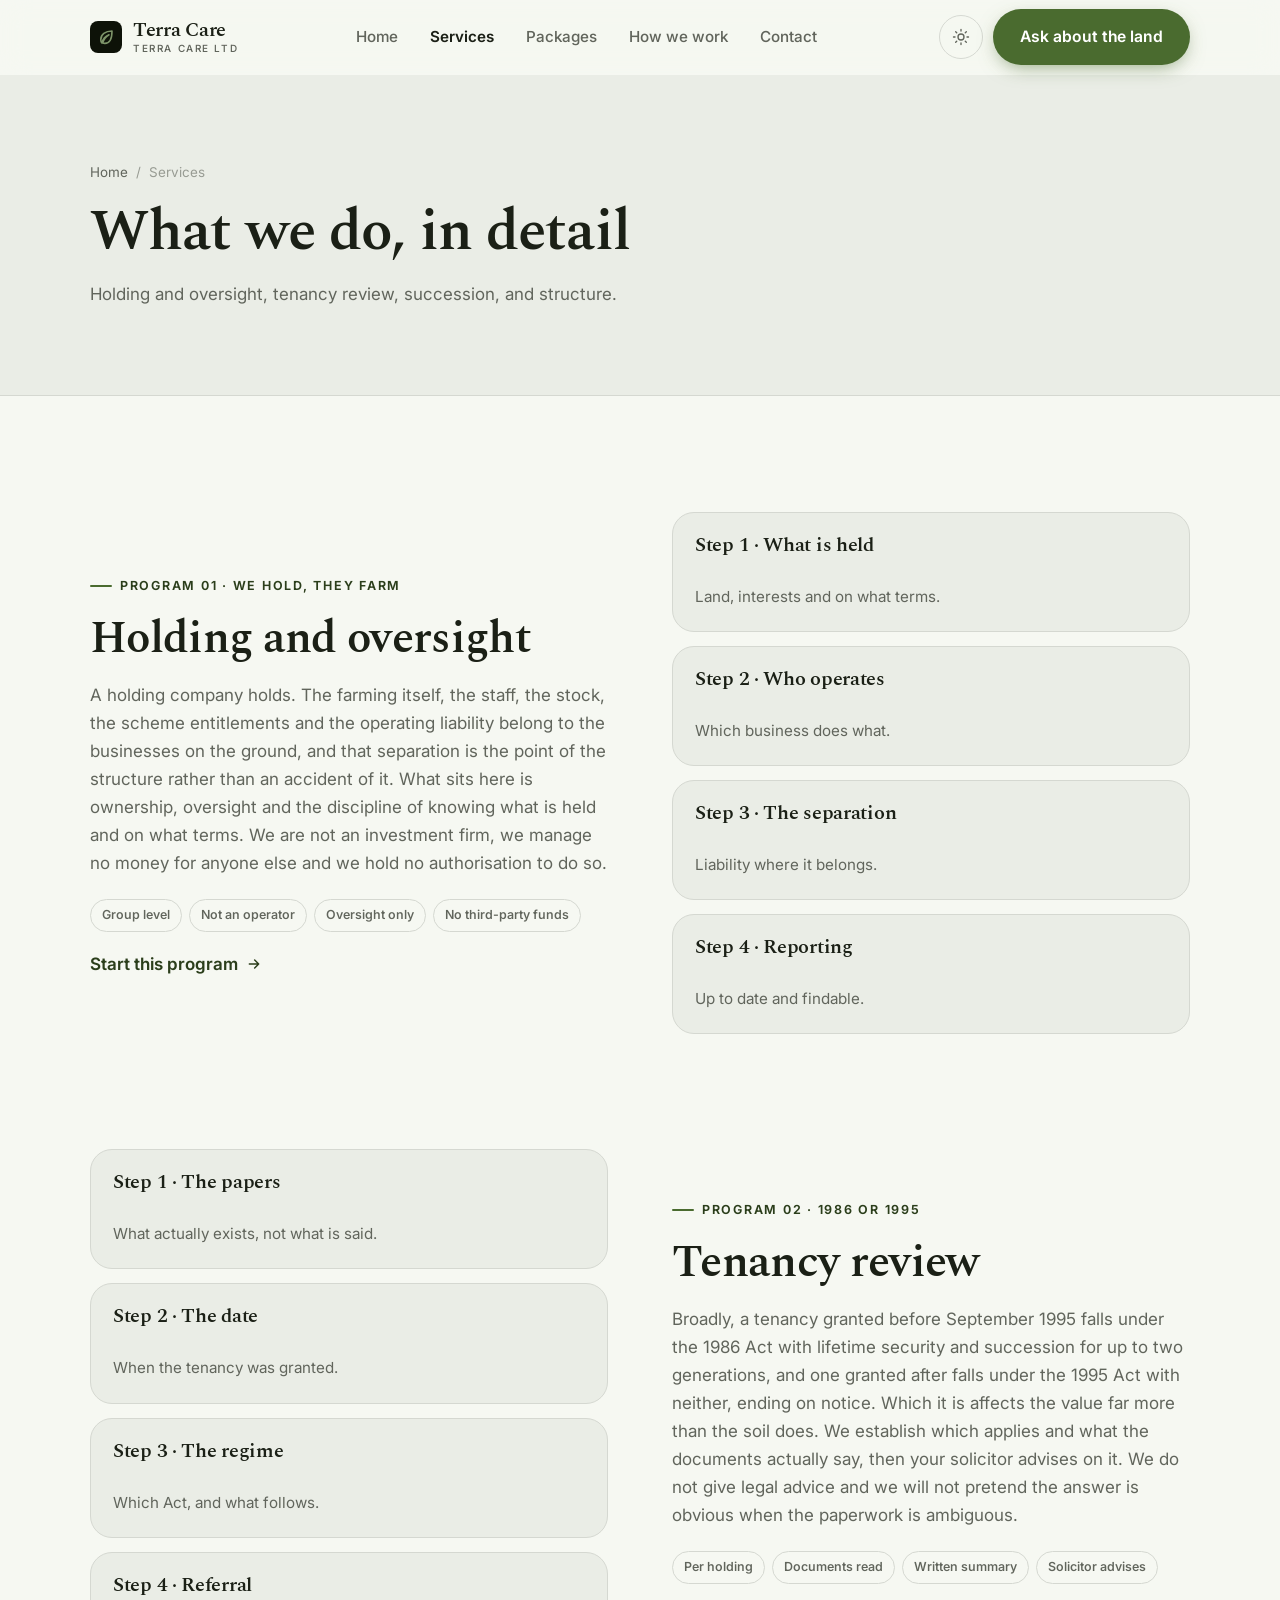
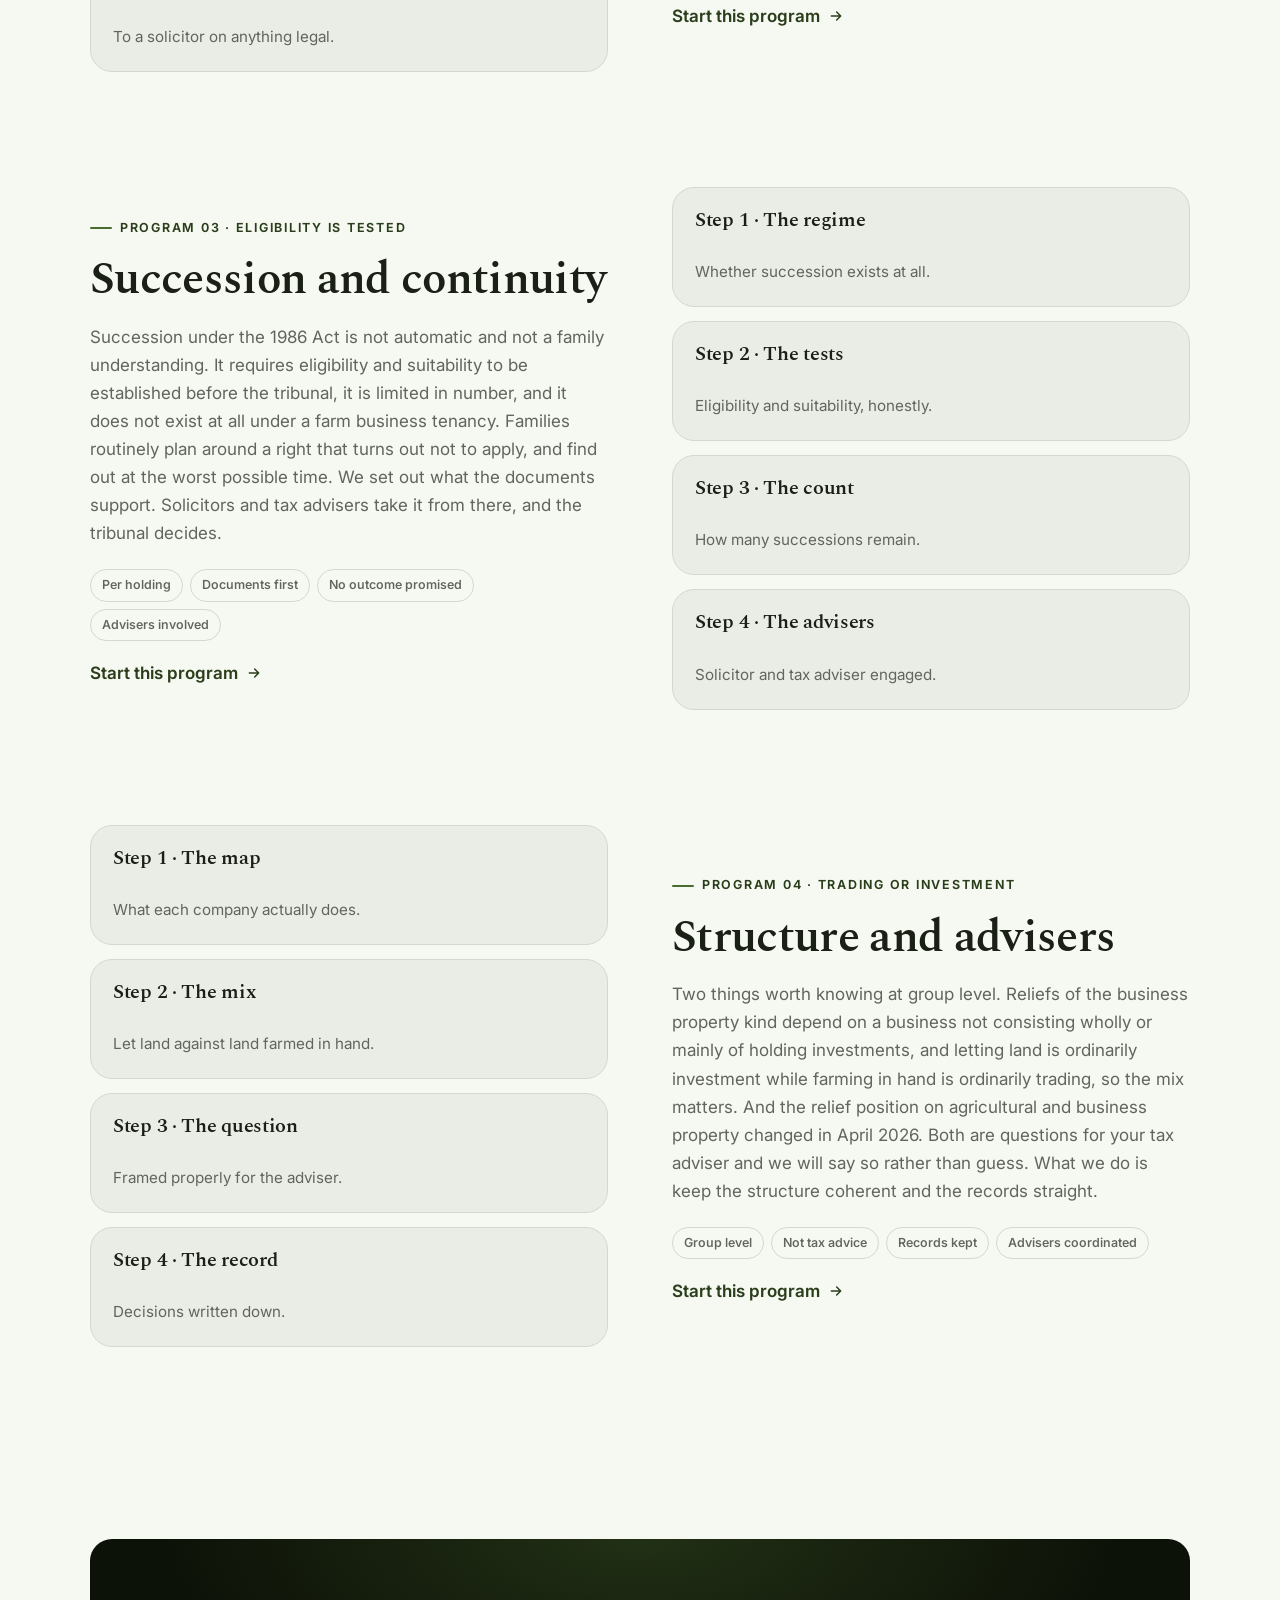
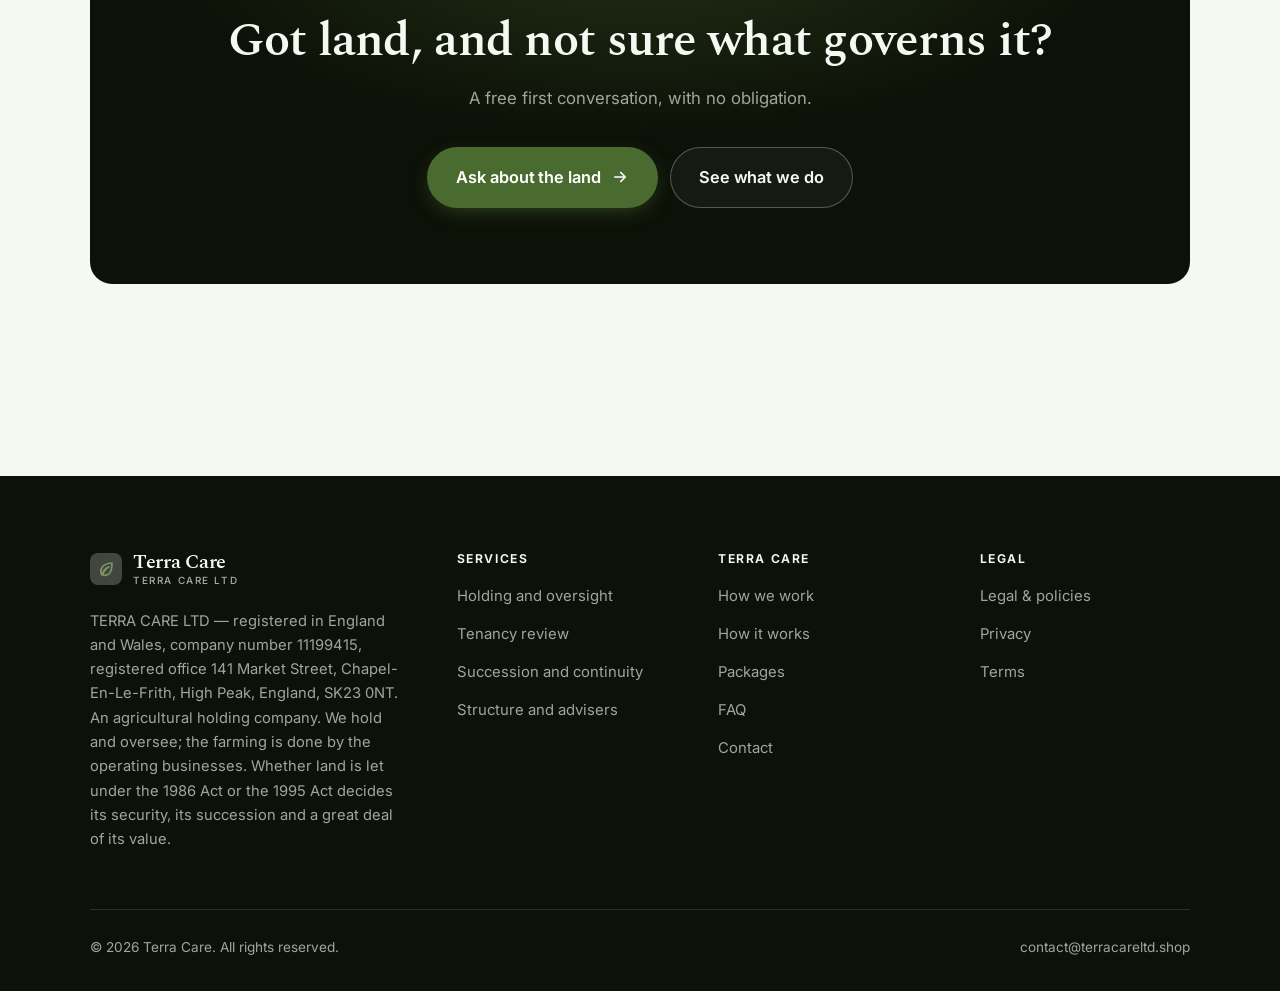
<file: programs.html>
<!DOCTYPE html>
<html lang="en" class="no-js">
<head>
<meta charset="utf-8">
<meta name="viewport" content="width=device-width, initial-scale=1">
<title>Services — Terra Care</title>
<meta name="description" content="What Terra Care Ltd does: holding and overseeing agricultural interests, tenancy review under the 1986 and 1995 Acts, succession, and group structure.">
<link rel="canonical" href="https://terracareltd.shop/programs.html">

<meta property="og:type" content="website">
<meta property="og:url" content="https://terracareltd.shop/programs.html">
<meta property="og:site_name" content="Terra Care">
<meta property="og:locale" content="en_US">
<meta property="og:title" content="Services — Terra Care">
<meta property="og:description" content="What Terra Care Ltd does: holding and overseeing agricultural interests, tenancy review under the 1986 and 1995 Acts, succession, and group structure.">
<meta name="theme-color" content="#0d1208">

<link rel="icon" href="assets/img/favicon.svg" type="image/svg+xml">
<link rel="preconnect" href="https://fonts.googleapis.com">
<link rel="preconnect" href="https://fonts.gstatic.com" crossorigin>
<link rel="stylesheet" href="https://fonts.googleapis.com/css2?family=Spectral:wght@400;500;600;700&family=Inter:wght@400..700&display=swap">
<link rel="stylesheet" href="assets/css/style.css">

<!-- Thème appliqué avant le premier rendu (évite le flash) -->
<script>
document.documentElement.classList.remove('no-js');
(function(){try{var t=localStorage.getItem('site-theme');if(t){document.documentElement.setAttribute('data-theme',t);}}catch(e){}})();
</script>
</head>

<body>
<a class="skip-link" href="#main">Skip to main content</a>

<header class="site-header">
  <nav class="wrap nav" aria-label="Main navigation">
    <a class="brand" href="index.html">
      <svg class="brand__mark" viewBox="0 0 64 64" aria-hidden="true">
        <rect class="bm-bg" width="64" height="64" rx="16"/>
        <g class="bm-ic" transform="translate(14 14) scale(1.5)" fill="none" stroke-width="2.1" stroke-linecap="round" stroke-linejoin="round"><path d="M20 4c-9 0-15 4.5-15 11.5 0 2 .6 3.4 1.5 4.5C8 14 12 10.5 16 9c-4 2.5-7 6-8.5 11 1 .4 2 .5 3 .5C17 20.5 20 14 20 4z"/></g>
      </svg>
      <span>Terra Care<span class="brand__sub">TERRA CARE LTD</span></span>
    </a>

    <ul class="nav__links" id="nav-links">
      <li><a href="index.html">Home</a></li>
      <li><a href="programs.html" aria-current="page">Services</a></li>
      <li><a href="index.html#pricing">Packages</a></li>
      <li><a href="about.html">How we work</a></li>
      <li><a href="contact.html">Contact</a></li>
      <li><a class="btn btn--primary" href="contact.html">Ask about the land</a></li>
    </ul>

    <div class="nav__cta">
      <button class="theme-toggle" type="button" aria-label="Switch to dark theme">
        <svg class="icon-sun" viewBox="0 0 24 24" fill="none" stroke="currentColor" stroke-width="1.8" stroke-linecap="round" aria-hidden="true"><circle cx="12" cy="12" r="4"/><path d="M12 2v2m0 16v2M2 12h2m16 0h2M4.9 4.9l1.4 1.4m11.4 11.4 1.4 1.4M19.1 4.9l-1.4 1.4M6.3 17.7l-1.4 1.4"/></svg>
        <svg class="icon-moon" viewBox="0 0 24 24" fill="none" stroke="currentColor" stroke-width="1.8" stroke-linecap="round" stroke-linejoin="round" aria-hidden="true"><path d="M21 12.8A9 9 0 1 1 11.2 3a7 7 0 0 0 9.8 9.8z"/></svg>
      </button>
      <a class="btn btn--primary" href="contact.html">Ask about the land</a>
      <button class="nav__toggle" type="button" aria-expanded="false" aria-controls="nav-links" aria-label="Open menu">
        <svg class="icon-open" viewBox="0 0 24 24" fill="none" stroke="currentColor" stroke-width="2" stroke-linecap="round" aria-hidden="true"><path d="M3 6h18M3 12h18M3 18h18"/></svg>
        <svg class="icon-close" viewBox="0 0 24 24" fill="none" stroke="currentColor" stroke-width="2" stroke-linecap="round" aria-hidden="true"><path d="M6 6l12 12M18 6L6 18"/></svg>
      </button>
    </div>
  </nav>
</header>

<main id="main">

<section class="page-head">
  <div class="wrap">
    <nav class="breadcrumb" aria-label="Breadcrumb">
      <a href="index.html">Home</a><span>/</span><span aria-current="page">Services</span>
    </nav>
    <h1>What we do, in detail</h1>
    <p>Holding and oversight, tenancy review, succession, and structure.</p>
  </div>
</section>

<section class="section wrap" id="holding">
  <div class="split reveal">
    <div>
      <span class="eyebrow">Program 01 · We hold, they farm</span>
      <h2>Holding and oversight</h2>
      <p>A holding company holds. The farming itself, the staff, the stock, the scheme entitlements and the operating liability belong to the businesses on the ground, and that separation is the point of the structure rather than an accident of it. What sits here is ownership, oversight and the discipline of knowing what is held and on what terms. We are not an investment firm, we manage no money for anyone else and we hold no authorisation to do so.</p>
      <ul class="tags"><li>Group level</li><li>Not an operator</li><li>Oversight only</li><li>No third-party funds</li></ul>
      <p><a class="arrow-link" href="contact.html">Start this program <svg viewBox="0 0 24 24" fill="none" stroke="currentColor" stroke-width="2.2" stroke-linecap="round" stroke-linejoin="round" aria-hidden="true"><path d="M5 12h14M13 6l6 6-6 6"/></svg></a></p>
    </div>
    <div class="grid grid--2 grid--tight">
      <article class="card card--sm">
        <h3>Step 1 · What is held</h3>
        <p>Land, interests and on what terms.</p>
      </article>
      <article class="card card--sm">
        <h3>Step 2 · Who operates</h3>
        <p>Which business does what.</p>
      </article>
      <article class="card card--sm">
        <h3>Step 3 · The separation</h3>
        <p>Liability where it belongs.</p>
      </article>
      <article class="card card--sm">
        <h3>Step 4 · Reporting</h3>
        <p>Up to date and findable.</p>
      </article>
    </div>
  </div>
</section>

<section class="section section--flush wrap" id="tenancies">
  <div class="split reveal">
    <div class="grid grid--2 grid--tight">
      <article class="card card--sm">
        <h3>Step 1 · The papers</h3>
        <p>What actually exists, not what is said.</p>
      </article>
      <article class="card card--sm">
        <h3>Step 2 · The date</h3>
        <p>When the tenancy was granted.</p>
      </article>
      <article class="card card--sm">
        <h3>Step 3 · The regime</h3>
        <p>Which Act, and what follows.</p>
      </article>
      <article class="card card--sm">
        <h3>Step 4 · Referral</h3>
        <p>To a solicitor on anything legal.</p>
      </article>
    </div>
    <div>
      <span class="eyebrow">Program 02 · 1986 or 1995</span>
      <h2>Tenancy review</h2>
      <p>Broadly, a tenancy granted before September 1995 falls under the 1986 Act with lifetime security and succession for up to two generations, and one granted after falls under the 1995 Act with neither, ending on notice. Which it is affects the value far more than the soil does. We establish which applies and what the documents actually say, then your solicitor advises on it. We do not give legal advice and we will not pretend the answer is obvious when the paperwork is ambiguous.</p>
      <ul class="tags"><li>Per holding</li><li>Documents read</li><li>Written summary</li><li>Solicitor advises</li></ul>
      <p><a class="arrow-link" href="contact.html">Start this program <svg viewBox="0 0 24 24" fill="none" stroke="currentColor" stroke-width="2.2" stroke-linecap="round" stroke-linejoin="round" aria-hidden="true"><path d="M5 12h14M13 6l6 6-6 6"/></svg></a></p>
    </div>
  </div>
</section>

<section class="section section--flush wrap" id="succession">
  <div class="split reveal">
    <div>
      <span class="eyebrow">Program 03 · Eligibility is tested</span>
      <h2>Succession and continuity</h2>
      <p>Succession under the 1986 Act is not automatic and not a family understanding. It requires eligibility and suitability to be established before the tribunal, it is limited in number, and it does not exist at all under a farm business tenancy. Families routinely plan around a right that turns out not to apply, and find out at the worst possible time. We set out what the documents support. Solicitors and tax advisers take it from there, and the tribunal decides.</p>
      <ul class="tags"><li>Per holding</li><li>Documents first</li><li>No outcome promised</li><li>Advisers involved</li></ul>
      <p><a class="arrow-link" href="contact.html">Start this program <svg viewBox="0 0 24 24" fill="none" stroke="currentColor" stroke-width="2.2" stroke-linecap="round" stroke-linejoin="round" aria-hidden="true"><path d="M5 12h14M13 6l6 6-6 6"/></svg></a></p>
    </div>
    <div class="grid grid--2 grid--tight">
      <article class="card card--sm">
        <h3>Step 1 · The regime</h3>
        <p>Whether succession exists at all.</p>
      </article>
      <article class="card card--sm">
        <h3>Step 2 · The tests</h3>
        <p>Eligibility and suitability, honestly.</p>
      </article>
      <article class="card card--sm">
        <h3>Step 3 · The count</h3>
        <p>How many successions remain.</p>
      </article>
      <article class="card card--sm">
        <h3>Step 4 · The advisers</h3>
        <p>Solicitor and tax adviser engaged.</p>
      </article>
    </div>
  </div>
</section>

<section class="section section--flush wrap" id="structure">
  <div class="split reveal">
    <div class="grid grid--2 grid--tight">
      <article class="card card--sm">
        <h3>Step 1 · The map</h3>
        <p>What each company actually does.</p>
      </article>
      <article class="card card--sm">
        <h3>Step 2 · The mix</h3>
        <p>Let land against land farmed in hand.</p>
      </article>
      <article class="card card--sm">
        <h3>Step 3 · The question</h3>
        <p>Framed properly for the adviser.</p>
      </article>
      <article class="card card--sm">
        <h3>Step 4 · The record</h3>
        <p>Decisions written down.</p>
      </article>
    </div>
    <div>
      <span class="eyebrow">Program 04 · Trading or investment</span>
      <h2>Structure and advisers</h2>
      <p>Two things worth knowing at group level. Reliefs of the business property kind depend on a business not consisting wholly or mainly of holding investments, and letting land is ordinarily investment while farming in hand is ordinarily trading, so the mix matters. And the relief position on agricultural and business property changed in April 2026. Both are questions for your tax adviser and we will say so rather than guess. What we do is keep the structure coherent and the records straight.</p>
      <ul class="tags"><li>Group level</li><li>Not tax advice</li><li>Records kept</li><li>Advisers coordinated</li></ul>
      <p><a class="arrow-link" href="contact.html">Start this program <svg viewBox="0 0 24 24" fill="none" stroke="currentColor" stroke-width="2.2" stroke-linecap="round" stroke-linejoin="round" aria-hidden="true"><path d="M5 12h14M13 6l6 6-6 6"/></svg></a></p>
    </div>
  </div>
</section>

<section class="wrap section--tight">
  <div class="cta-band reveal">
    <h2>Got land, and not sure what governs it?</h2>
    <p>A free first conversation, with no obligation.</p>
    <div class="hero__actions">
      <a class="btn btn--primary btn--lg" href="contact.html">Ask about the land <svg viewBox="0 0 24 24" fill="none" stroke="currentColor" stroke-width="2.2" stroke-linecap="round" stroke-linejoin="round" aria-hidden="true"><path d="M5 12h14M13 6l6 6-6 6"/></svg></a>
      <a class="btn btn--on-dark btn--lg" href="programs.html">See what we do</a>
    </div>
  </div>
</section>

</main>

<footer class="site-footer">
  <div class="wrap">
    <div class="footer__grid">
      <div class="footer__brand">
        <a class="brand" href="index.html">
          <svg class="brand__mark" viewBox="0 0 64 64" aria-hidden="true">
        <rect class="bm-bg" width="64" height="64" rx="16"/>
        <g class="bm-ic" transform="translate(14 14) scale(1.5)" fill="none" stroke-width="2.1" stroke-linecap="round" stroke-linejoin="round"><path d="M20 4c-9 0-15 4.5-15 11.5 0 2 .6 3.4 1.5 4.5C8 14 12 10.5 16 9c-4 2.5-7 6-8.5 11 1 .4 2 .5 3 .5C17 20.5 20 14 20 4z"/></g>
      </svg>
          <span>Terra Care<span class="brand__sub">TERRA CARE LTD</span></span>
        </a>
        <p>TERRA CARE LTD — registered in England and Wales, company number 11199415, registered office 141 Market Street, Chapel-En-Le-Frith, High Peak, England, SK23 0NT. An agricultural holding company. We hold and oversee; the farming is done by the operating businesses. Whether land is let under the 1986 Act or the 1995 Act decides its security, its succession and a great deal of its value.</p>
      </div>

      <div class="footer__col">
        <h4>Services</h4>
        <ul>
          <li><a href="programs.html#holding">Holding and oversight</a></li>
          <li><a href="programs.html#tenancies">Tenancy review</a></li>
          <li><a href="programs.html#succession">Succession and continuity</a></li>
          <li><a href="programs.html#structure">Structure and advisers</a></li>
        </ul>
      </div>

      <div class="footer__col">
        <h4>Terra Care</h4>
        <ul>
          <li><a href="about.html">How we work</a></li>
          <li><a href="index.html#how-it-works">How it works</a></li>
          <li><a href="index.html#pricing">Packages</a></li>
          <li><a href="index.html#faq">FAQ</a></li>
          <li><a href="contact.html">Contact</a></li>
        </ul>
      </div>

      <div class="footer__col">
        <h4>Legal</h4>
        <ul>
          <li><a href="legal.html">Legal &amp; policies</a></li>
          <li><a href="legal.html#privacy">Privacy</a></li>
          <li><a href="legal.html#terms">Terms</a></li>
        </ul>
      </div>
    </div>

    <div class="footer__bottom">
      <p>© <span data-year>2026</span> Terra Care. All rights reserved.</p>
      <p><a href="mailto:contact@terracareltd.shop">contact@terracareltd.shop</a></p>
    </div>
  </div>
</footer>

<script src="assets/js/main.js" defer></script>
</body>
</html>
</file>
<file: assets/css/style.css>
/* Terra Care — couleurs et polices de la marque.
   Modifier ces valeurs suffit à changer l'identité visuelle de tout le site. */
:root {
  --c-accent:    #4a6b2f;
  --c-on-accent: #ffffff;
  --c-ink:       #0d1208;
  --c-paper:     #f6f8f2;

  --accent-ink-light: color-mix(in srgb, var(--c-accent) 58%, black);
  --accent-on-dark:   color-mix(in srgb, var(--c-accent) 72%, white);

  --font-display: "Spectral", system-ui, -apple-system, "Segoe UI", sans-serif;
  --font-body: "Inter", system-ui, -apple-system, "Segoe UI", sans-serif;
  --display-weight: 600;
  --display-tracking: -.015em;
}

/* ==========================================================================
   Feuille de style commune aux sites de coaching
   Les couleurs de marque (--c-accent, --c-on-accent, --c-ink, --c-paper) et
   les polices sont définies juste au-dessus, par site. Tout le reste en dérive.
   ========================================================================== */

/* --------------------------------------------------------------------------
   1. Tokens dérivés
   -------------------------------------------------------------------------- */

:root {
  /* Thème clair */
  --paper:      var(--c-paper);
  --paper-2:    color-mix(in srgb, var(--c-paper) 95%, var(--c-ink));
  --paper-3:    color-mix(in srgb, var(--c-paper) 89%, var(--c-ink));
  --line:       color-mix(in srgb, var(--c-paper) 86%, var(--c-ink));
  --text:       color-mix(in srgb, var(--c-ink) 94%, var(--c-paper));
  --muted:      color-mix(in srgb, var(--c-ink) 64%, var(--c-paper));
  --accent:     var(--c-accent);
  --accent-600: color-mix(in srgb, var(--c-accent) 86%, black);
  --accent-ink: var(--accent-ink-light);
  --on-accent:  var(--c-on-accent);
  --ink:        var(--c-ink);
  --ink-soft:   color-mix(in srgb, var(--c-ink) 90%, white);
  --on-ink:     var(--c-paper);
  --on-ink-mut: color-mix(in srgb, var(--c-paper) 64%, var(--c-ink));
  --brand-bg:   var(--c-ink);

  /* Rayons */
  --r-sm: 8px;
  --r-md: 14px;
  --r-lg: 22px;
  --r-full: 999px;

  /* Ombres */
  --sh-1: 0 1px 2px rgba(0, 0, 0, .05), 0 2px 8px rgba(0, 0, 0, .04);
  --sh-2: 0 2px 4px rgba(0, 0, 0, .05), 0 12px 32px rgba(0, 0, 0, .09);
  --sh-3: 0 4px 8px rgba(0, 0, 0, .06), 0 24px 56px rgba(0, 0, 0, .14);

  /* Rythme */
  --gutter: clamp(16px, 4vw, 40px);
  --maxw: 1180px;
  --section-y: clamp(64px, 9vw, 124px);

  --ease: cubic-bezier(.22, .61, .36, 1);
}

/* Thème sombre — suit le système, sauf si l'utilisateur a choisi « clair » */
@media (prefers-color-scheme: dark) {
  :root:not([data-theme="light"]) {
    --paper:      var(--c-ink);
    --paper-2:    color-mix(in srgb, var(--c-ink) 92%, white);
    --paper-3:    color-mix(in srgb, var(--c-ink) 86%, white);
    --line:       color-mix(in srgb, var(--c-ink) 80%, white);
    --text:       color-mix(in srgb, var(--c-paper) 94%, var(--c-ink));
    --muted:      color-mix(in srgb, var(--c-paper) 66%, var(--c-ink));
    --accent-ink: var(--accent-on-dark);
    --ink:        color-mix(in srgb, var(--c-ink) 72%, black);
    --brand-bg:   color-mix(in srgb, var(--c-ink) 80%, white);
    --sh-1: 0 1px 2px rgba(0, 0, 0, .4), 0 2px 8px rgba(0, 0, 0, .3);
    --sh-2: 0 2px 4px rgba(0, 0, 0, .4), 0 12px 32px rgba(0, 0, 0, .45);
    --sh-3: 0 4px 8px rgba(0, 0, 0, .45), 0 24px 56px rgba(0, 0, 0, .55);
  }
}

/* Thème sombre — choix explicite */
:root[data-theme="dark"] {
  --paper:      var(--c-ink);
  --paper-2:    color-mix(in srgb, var(--c-ink) 92%, white);
  --paper-3:    color-mix(in srgb, var(--c-ink) 86%, white);
  --line:       color-mix(in srgb, var(--c-ink) 80%, white);
  --text:       color-mix(in srgb, var(--c-paper) 94%, var(--c-ink));
  --muted:      color-mix(in srgb, var(--c-paper) 66%, var(--c-ink));
  --accent-ink: var(--accent-on-dark);
  --ink:        color-mix(in srgb, var(--c-ink) 72%, black);
  --brand-bg:   color-mix(in srgb, var(--c-ink) 80%, white);
  --sh-1: 0 1px 2px rgba(0, 0, 0, .4), 0 2px 8px rgba(0, 0, 0, .3);
  --sh-2: 0 2px 4px rgba(0, 0, 0, .4), 0 12px 32px rgba(0, 0, 0, .45);
  --sh-3: 0 4px 8px rgba(0, 0, 0, .45), 0 24px 56px rgba(0, 0, 0, .55);
}

/* --------------------------------------------------------------------------
   2. Reset / base
   -------------------------------------------------------------------------- */

*, *::before, *::after { box-sizing: border-box; }

* { margin: 0; }

html {
  -webkit-text-size-adjust: 100%;
  scroll-behavior: smooth;
  scroll-padding-top: 88px;
}

body {
  background: var(--paper);
  color: var(--text);
  font-family: var(--font-body);
  font-size: 17px;
  line-height: 1.65;
  -webkit-font-smoothing: antialiased;
  text-rendering: optimizeLegibility;
  overflow-x: hidden;
}

img, svg, video { display: block; max-width: 100%; height: auto; }

a { color: inherit; text-decoration: none; }

button, input, textarea, select { font: inherit; color: inherit; }

h1, h2, h3, h4 {
  font-family: var(--font-display);
  font-weight: var(--display-weight);
  line-height: 1.08;
  letter-spacing: var(--display-tracking);
  text-wrap: balance;
}

p { text-wrap: pretty; }

:focus-visible {
  outline: 3px solid var(--accent);
  outline-offset: 3px;
  border-radius: 4px;
}

::selection { background: var(--accent); color: var(--on-accent); }

/* --------------------------------------------------------------------------
   3. Utilitaires de mise en page
   -------------------------------------------------------------------------- */

.wrap {
  width: 100%;
  max-width: var(--maxw);
  margin-inline: auto;
  padding-inline: var(--gutter);
}

.section { padding-block: var(--section-y); }
.section--flush { padding-top: 0; }
.section--tight { padding-block: clamp(48px, 6vw, 80px); }

.skip-link {
  position: absolute;
  left: 12px;
  top: -100px;
  z-index: 200;
  background: var(--accent);
  color: var(--on-accent);
  padding: 12px 20px;
  border-radius: var(--r-sm);
  font-weight: 600;
  transition: top .2s var(--ease);
}
.skip-link:focus { top: 12px; }

.eyebrow {
  display: inline-flex;
  align-items: center;
  gap: 8px;
  font-size: .78rem;
  font-weight: 650;
  letter-spacing: .14em;
  text-transform: uppercase;
  color: var(--accent-ink);
  margin-bottom: 18px;
}
.eyebrow::before {
  content: "";
  width: 22px;
  height: 2px;
  background: var(--accent);
  border-radius: 2px;
}

.section-head { max-width: 62ch; margin-bottom: clamp(36px, 5vw, 60px); }
.section-head h2 { font-size: clamp(2rem, 4.4vw, 3.1rem); }
.section-head p {
  margin-top: 18px;
  color: var(--muted);
  font-size: clamp(1rem, 1.6vw, 1.12rem);
  max-width: 58ch;
}

.section-head--center { margin-inline: auto; text-align: center; }
.section-head--center .eyebrow { justify-content: center; }
.section-head--center p { margin-inline: auto; }

/* --------------------------------------------------------------------------
   4. Boutons
   -------------------------------------------------------------------------- */

.btn {
  display: inline-flex;
  align-items: center;
  justify-content: center;
  gap: 10px;
  padding: 14px 26px;
  border: 1px solid transparent;
  border-radius: var(--r-full);
  font-weight: 620;
  font-size: .98rem;
  letter-spacing: -.005em;
  cursor: pointer;
  white-space: nowrap;
  transition: transform .18s var(--ease), background-color .18s var(--ease),
              border-color .18s var(--ease), box-shadow .18s var(--ease), color .18s var(--ease);
}
.btn:hover { transform: translateY(-2px); }
.btn:active { transform: translateY(0); }

.btn--primary {
  background: var(--accent);
  color: var(--on-accent);
  box-shadow: 0 6px 20px -6px color-mix(in srgb, var(--c-accent) 65%, transparent);
}
.btn--primary:hover {
  background: var(--accent-600);
  box-shadow: 0 12px 28px -8px color-mix(in srgb, var(--c-accent) 70%, transparent);
}

.btn--ghost {
  border-color: var(--line);
  background: transparent;
  color: var(--text);
}
.btn--ghost:hover { border-color: var(--accent); color: var(--accent-ink); }

.btn--on-dark {
  border-color: color-mix(in srgb, var(--c-paper) 28%, transparent);
  color: var(--on-ink);
  background: color-mix(in srgb, var(--c-paper) 4%, transparent);
}
.btn--on-dark:hover {
  border-color: color-mix(in srgb, var(--c-paper) 60%, transparent);
  background: color-mix(in srgb, var(--c-paper) 10%, transparent);
}

.btn--lg { padding: 16px 28px; font-size: 1.02rem; }
.btn--block { width: 100%; }

.btn svg { width: 18px; height: 18px; flex: none; }

@media (max-width: 420px) {
  .btn--lg { padding: 15px 22px; font-size: 1rem; white-space: normal; text-align: center; }
}

/* Lien fléché */
.arrow-link {
  display: inline-flex;
  align-items: center;
  gap: 8px;
  font-weight: 620;
  color: var(--accent-ink);
}
.arrow-link svg { width: 16px; height: 16px; transition: transform .18s var(--ease); }
.arrow-link:hover svg { transform: translateX(4px); }

/* --------------------------------------------------------------------------
   5. En-tête / navigation
   -------------------------------------------------------------------------- */

.site-header {
  position: sticky;
  top: 0;
  z-index: 100;
  background: color-mix(in srgb, var(--paper) 82%, transparent);
  backdrop-filter: saturate(180%) blur(14px);
  -webkit-backdrop-filter: saturate(180%) blur(14px);
  border-bottom: 1px solid transparent;
  transition: border-color .25s var(--ease), background-color .25s var(--ease);
}
.site-header.is-stuck {
  border-bottom-color: var(--line);
  background: color-mix(in srgb, var(--paper) 94%, transparent);
}

.nav {
  display: flex;
  align-items: center;
  justify-content: space-between;
  gap: 24px;
  height: 74px;
}

.brand {
  display: inline-flex;
  align-items: center;
  gap: 11px;
  font-family: var(--font-display);
  font-weight: var(--display-weight);
  font-size: 1.24rem;
  letter-spacing: var(--display-tracking);
  flex: none;
  line-height: 1.1;
}
.brand__mark { width: 32px; height: 32px; flex: none; }
.brand__mark .bm-bg { fill: var(--brand-bg); }
.brand__mark .bm-ic { stroke: var(--accent-on-dark); color: var(--accent-on-dark); }
.brand__sub {
  display: block;
  font-family: var(--font-body);
  font-size: .62rem;
  font-weight: 550;
  letter-spacing: .16em;
  text-transform: uppercase;
  color: var(--muted);
  margin-top: 1px;
}

.nav__links {
  display: flex;
  align-items: center;
  gap: 4px;
  list-style: none;
  padding: 0;
}
.nav__links a {
  display: block;
  padding: 9px 14px;
  border-radius: var(--r-full);
  font-size: .95rem;
  font-weight: 520;
  color: var(--muted);
  transition: color .16s var(--ease), background-color .16s var(--ease);
}
.nav__links a:hover { color: var(--text); background: var(--paper-2); }
.nav__links a[aria-current="page"] { color: var(--text); font-weight: 620; }
.nav__links .btn { display: none; }

.nav__cta { display: flex; align-items: center; gap: 10px; flex: none; }

.nav__toggle {
  display: none;
  width: 44px;
  height: 44px;
  align-items: center;
  justify-content: center;
  background: transparent;
  border: 1px solid var(--line);
  border-radius: var(--r-full);
  cursor: pointer;
}
.nav__toggle svg { width: 20px; height: 20px; }
.nav__toggle .icon-close { display: none; }
.nav__toggle[aria-expanded="true"] .icon-open { display: none; }
.nav__toggle[aria-expanded="true"] .icon-close { display: block; }

@media (max-width: 900px) {
  .nav__links, .nav__cta .btn { display: none; }
  .nav__toggle { display: inline-flex; }

  .nav__links {
    position: fixed;
    inset: 74px 0 auto;
    flex-direction: column;
    align-items: stretch;
    gap: 2px;
    padding: 20px var(--gutter) 32px;
    background: var(--paper);
    border-bottom: 1px solid var(--line);
    box-shadow: var(--sh-2);
  }
  .nav__links.is-open { display: flex; }
  .nav__links a { padding: 14px 4px; font-size: 1.1rem; border-radius: var(--r-sm); }
  .nav__links a.btn { display: inline-flex; margin-top: 14px; padding: 14px 26px; color: var(--on-accent); }
}

@media (max-width: 380px) {
  .brand__sub { display: none; }
}

/* Bouton de thème */
.theme-toggle {
  width: 44px;
  height: 44px;
  display: inline-flex;
  align-items: center;
  justify-content: center;
  background: transparent;
  border: 1px solid var(--line);
  border-radius: var(--r-full);
  cursor: pointer;
  color: var(--muted);
  transition: color .16s var(--ease), border-color .16s var(--ease);
}
.theme-toggle:hover { color: var(--text); border-color: var(--accent); }
.theme-toggle svg { width: 18px; height: 18px; }
.theme-toggle .icon-moon { display: none; }
:root[data-theme="dark"] .theme-toggle .icon-sun { display: none; }
:root[data-theme="dark"] .theme-toggle .icon-moon { display: block; }
@media (prefers-color-scheme: dark) {
  :root:not([data-theme="light"]) .theme-toggle .icon-sun { display: none; }
  :root:not([data-theme="light"]) .theme-toggle .icon-moon { display: block; }
}

/* --------------------------------------------------------------------------
   6. Hero
   -------------------------------------------------------------------------- */

.hero {
  position: relative;
  background: var(--ink);
  color: var(--on-ink);
  overflow: hidden;
  isolation: isolate;
}

/* Halo de couleur + grain léger */
.hero::before {
  content: "";
  position: absolute;
  inset: -30% -10% auto;
  height: 130%;
  background:
    radial-gradient(60% 55% at 78% 18%, color-mix(in srgb, var(--c-accent) 34%, transparent), transparent 62%),
    radial-gradient(48% 44% at 12% 88%, color-mix(in srgb, var(--c-accent) 16%, transparent), transparent 66%);
  z-index: -2;
  pointer-events: none;
}
.hero::after {
  content: "";
  position: absolute;
  inset: 0;
  background-image: url("data:image/svg+xml,%3Csvg xmlns='http://www.w3.org/2000/svg' width='160' height='160'%3E%3Cfilter id='n'%3E%3CfeTurbulence type='fractalNoise' baseFrequency='.85' numOctaves='3'/%3E%3C/filter%3E%3Crect width='160' height='160' filter='url(%23n)' opacity='.28'/%3E%3C/svg%3E");
  opacity: .45;
  mix-blend-mode: overlay;
  z-index: -1;
  pointer-events: none;
}

.hero__inner {
  display: grid;
  grid-template-columns: minmax(0, 1.05fr) minmax(0, .95fr);
  align-items: center;
  gap: clamp(32px, 5vw, 72px);
  padding-block: clamp(56px, 8vw, 110px);
}

.hero h1 {
  font-size: clamp(2.5rem, 6vw, 4.6rem);
  letter-spacing: calc(var(--display-tracking) * 1.4);
}
.hero h1 em {
  font-style: normal;
  color: var(--accent-on-dark);
  text-decoration: underline;
  text-decoration-color: color-mix(in srgb, var(--c-accent) 45%, transparent);
  text-decoration-thickness: .1em;
  text-underline-offset: .14em;
  text-decoration-skip-ink: none;
}

.hero__lede {
  margin-top: 22px;
  font-size: clamp(1.04rem, 1.9vw, 1.2rem);
  color: var(--on-ink-mut);
  max-width: 50ch;
}

.hero__actions {
  display: flex;
  flex-wrap: wrap;
  gap: 12px;
  margin-top: 34px;
}

.hero__eyebrow { color: var(--accent-on-dark); }
.hero__eyebrow::before { background: var(--accent-on-dark); }

/* Faits sur l'offre */
.hero__proof {
  display: grid;
  grid-template-columns: repeat(4, minmax(0, 1fr));
  gap: clamp(18px, 3vw, 32px);
  margin-top: 44px;
  padding: 26px 0 0;
  border-top: 1px solid color-mix(in srgb, var(--c-paper) 14%, transparent);
  list-style: none;
}
.stat__num {
  display: block;
  font-family: var(--font-display);
  font-size: clamp(1.5rem, 2.6vw, 2.05rem);
  font-weight: var(--display-weight);
  line-height: 1;
  letter-spacing: var(--display-tracking);
  white-space: nowrap;
}
.stat__label {
  display: block;
  margin-top: 7px;
  font-size: .82rem;
  line-height: 1.4;
  color: var(--on-ink-mut);
}

.hero__art svg { width: 100%; height: auto; border-radius: var(--r-lg); box-shadow: var(--sh-3); }

@media (max-width: 880px) {
  .hero__inner { grid-template-columns: 1fr; }
  .hero__art { order: -1; max-width: 560px; }
}
@media (max-width: 540px) {
  .hero__proof { grid-template-columns: repeat(2, minmax(0, 1fr)); }
}

/* --------------------------------------------------------------------------
   7. Bandeau défilant
   -------------------------------------------------------------------------- */

.marquee {
  background: var(--ink-soft);
  color: var(--on-ink-mut);
  border-top: 1px solid color-mix(in srgb, var(--c-paper) 8%, transparent);
  padding-block: 18px;
  overflow: hidden;
  white-space: nowrap;
  mask-image: linear-gradient(90deg, transparent, #000 8%, #000 92%, transparent);
  -webkit-mask-image: linear-gradient(90deg, transparent, #000 8%, #000 92%, transparent);
}
.marquee__track {
  display: inline-flex;
  gap: 42px;
  align-items: center;
  animation: marquee 38s linear infinite;
  font-size: .86rem;
  letter-spacing: .12em;
  text-transform: uppercase;
  font-weight: 560;
}
.marquee__track span { display: inline-flex; align-items: center; gap: 42px; }
.marquee__track span::after {
  content: "";
  width: 5px; height: 5px;
  border-radius: 50%;
  background: var(--accent);
  opacity: .8;
}
@keyframes marquee { to { transform: translateX(-50%); } }

/* --------------------------------------------------------------------------
   8. Grilles de cartes
   -------------------------------------------------------------------------- */

.grid {
  display: grid;
  gap: clamp(16px, 2.2vw, 26px);
}
.grid--2 { grid-template-columns: repeat(auto-fit, minmax(min(100%, 260px), 1fr)); }
.grid--3 { grid-template-columns: repeat(auto-fit, minmax(min(100%, 270px), 1fr)); }
.grid--4 { grid-template-columns: repeat(auto-fit, minmax(min(100%, 230px), 1fr)); }
.grid--tight { gap: 14px; }

.card {
  position: relative;
  display: flex;
  flex-direction: column;
  padding: 28px;
  background: var(--paper-2);
  border: 1px solid var(--line);
  border-radius: var(--r-lg);
  transition: transform .22s var(--ease), box-shadow .22s var(--ease), border-color .22s var(--ease);
}
a.card:hover, .card--lift:hover {
  transform: translateY(-5px);
  box-shadow: var(--sh-2);
  border-color: color-mix(in srgb, var(--c-accent) 45%, var(--line));
}
.card--sm { padding: 22px; }
.card--sm h3 { font-size: 1rem; }
.card__icon {
  width: 52px;
  height: 52px;
  display: grid;
  place-items: center;
  border-radius: var(--r-md);
  background: color-mix(in srgb, var(--c-accent) 15%, transparent);
  color: var(--accent-ink);
  margin-bottom: 20px;
}
.card__icon svg { width: 26px; height: 26px; }
.card h3 { font-size: 1.22rem; margin-bottom: 10px; }
.card p { color: var(--muted); font-size: .95rem; }
.card .arrow-link { margin-top: auto; padding-top: 18px; font-size: .92rem; }

.tags {
  list-style: none;
  padding: 0;
  margin: 18px 0 0;
  display: flex;
  flex-wrap: wrap;
  gap: 7px;
}
.tags li {
  font-size: .78rem;
  font-weight: 560;
  padding: 5px 11px;
  border-radius: var(--r-full);
  background: var(--paper);
  border: 1px solid var(--line);
  color: var(--muted);
}

/* --------------------------------------------------------------------------
   9. Méthode (étapes)
   -------------------------------------------------------------------------- */

.steps { counter-reset: step; }
.step {
  position: relative;
  padding: 30px 26px 26px;
  background: var(--paper);
  border: 1px solid var(--line);
  border-radius: var(--r-lg);
}
.step::before {
  counter-increment: step;
  content: "0" counter(step);
  display: block;
  font-family: var(--font-display);
  font-size: 2.6rem;
  font-weight: var(--display-weight);
  line-height: 1;
  letter-spacing: var(--display-tracking);
  color: color-mix(in srgb, var(--c-accent) 55%, var(--paper));
  margin-bottom: 16px;
}
.step h3 { font-size: 1.12rem; margin-bottom: 9px; }
.step p { color: var(--muted); font-size: .93rem; }

/* --------------------------------------------------------------------------
   10. Tarifs
   -------------------------------------------------------------------------- */

.plans { align-items: start; }

.plan {
  display: flex;
  flex-direction: column;
  padding: 32px 28px;
  background: var(--paper);
  border: 1px solid var(--line);
  border-radius: var(--r-lg);
  height: 100%;
  position: relative;
}
.plan--featured {
  background: var(--ink);
  color: var(--on-ink);
  border-color: var(--ink);
  box-shadow: var(--sh-3);
}
.plan--featured .plan__desc,
.plan--featured .plan__period,
.plan--featured .plan__features li { color: var(--on-ink-mut); }
.plan--featured .plan__features li::before { color: var(--accent-on-dark); }

.plan__tag {
  position: absolute;
  top: 18px;
  right: 18px;
  font-size: .7rem;
  font-weight: 680;
  letter-spacing: .1em;
  text-transform: uppercase;
  padding: 5px 12px;
  border-radius: var(--r-full);
  background: var(--accent);
  color: var(--on-accent);
}

.plan h3 { font-size: 1.3rem; }
.plan--featured h3 { padding-right: 120px; }
.plan__desc { margin-top: 8px; color: var(--muted); font-size: .92rem; min-height: 2.8em; }

.plan__price {
  display: flex;
  align-items: baseline;
  gap: 6px;
  margin: 22px 0 4px;
  font-family: var(--font-display);
  font-size: clamp(2.2rem, 4vw, 2.9rem);
  font-weight: var(--display-weight);
  letter-spacing: var(--display-tracking);
  line-height: 1;
}
.plan__period { font-family: var(--font-body); font-size: .9rem; font-weight: 450; color: var(--muted); letter-spacing: 0; }

.plan__features {
  list-style: none;
  padding: 0;
  margin: 24px 0 28px;
  display: grid;
  gap: 11px;
  flex: 1;
}
.plan__features li {
  display: grid;
  grid-template-columns: 20px 1fr;
  gap: 10px;
  font-size: .93rem;
  color: var(--muted);
  align-items: start;
}
.plan__features li::before {
  content: "✓";
  color: var(--accent-ink);
  font-weight: 700;
  line-height: 1.5;
}

.plans-note { text-align: center; margin-top: 26px; font-size: .88rem; color: var(--muted); }

/* --------------------------------------------------------------------------
   11. Bloc split (texte + illustration)
   -------------------------------------------------------------------------- */

.split {
  display: grid;
  grid-template-columns: repeat(auto-fit, minmax(min(100%, 340px), 1fr));
  gap: clamp(32px, 5vw, 68px);
  align-items: center;
}
.split--top { align-items: start; }
.split__art svg { width: 100%; border-radius: var(--r-lg); box-shadow: var(--sh-2); }
.split h2 { font-size: clamp(1.9rem, 4vw, 2.8rem); }
.split p { margin-top: 18px; color: var(--muted); }
.split .tags { margin-top: 22px; }

/* --------------------------------------------------------------------------
   12. FAQ
   -------------------------------------------------------------------------- */

.faq { max-width: 780px; margin-inline: auto; }
.faq details {
  border-bottom: 1px solid var(--line);
  padding: 4px 0;
}
.faq summary {
  display: flex;
  align-items: center;
  justify-content: space-between;
  gap: 20px;
  padding: 22px 4px;
  cursor: pointer;
  list-style: none;
  font-family: var(--font-display);
  font-size: 1.08rem;
  font-weight: var(--display-weight);
  letter-spacing: var(--display-tracking);
}
.faq summary::-webkit-details-marker { display: none; }
.faq summary::after {
  content: "";
  flex: none;
  width: 13px;
  height: 13px;
  border-right: 2px solid var(--muted);
  border-bottom: 2px solid var(--muted);
  transform: rotate(45deg) translate(-3px, -3px);
  transition: transform .2s var(--ease), border-color .2s var(--ease);
}
.faq details[open] summary::after {
  transform: rotate(225deg) translate(-3px, -3px);
  border-color: var(--accent);
}
.faq details p { padding: 0 4px 24px; color: var(--muted); max-width: 66ch; }

/* --------------------------------------------------------------------------
   13. Bandeau d'appel à l'action
   -------------------------------------------------------------------------- */

.cta-band {
  position: relative;
  background: var(--ink);
  color: var(--on-ink);
  border-radius: var(--r-lg);
  padding: clamp(40px, 6vw, 76px) clamp(24px, 5vw, 64px);
  overflow: hidden;
  isolation: isolate;
  text-align: center;
}
.cta-band::before {
  content: "";
  position: absolute;
  inset: 0;
  background: radial-gradient(70% 90% at 50% 0%, color-mix(in srgb, var(--c-accent) 34%, transparent), transparent 62%);
  z-index: -1;
}
.cta-band h2 { font-size: clamp(1.9rem, 4.4vw, 3rem); }
.cta-band p {
  margin: 18px auto 0;
  max-width: 52ch;
  color: var(--on-ink-mut);
  font-size: 1.05rem;
}
.cta-band .hero__actions { justify-content: center; }

/* --------------------------------------------------------------------------
   14. Formulaire
   -------------------------------------------------------------------------- */

.form-layout {
  display: grid;
  grid-template-columns: minmax(0, 1fr) minmax(0, 420px);
  gap: clamp(32px, 5vw, 64px);
  align-items: start;
}
@media (max-width: 880px) { .form-layout { grid-template-columns: 1fr; } }

.form {
  display: grid;
  gap: 18px;
  padding: clamp(22px, 3.5vw, 36px);
  background: var(--paper-2);
  border: 1px solid var(--line);
  border-radius: var(--r-lg);
}
.form__row { display: grid; grid-template-columns: repeat(auto-fit, minmax(min(100%, 200px), 1fr)); gap: 18px; }

.field { display: grid; gap: 7px; }
.field label { font-size: .88rem; font-weight: 600; }
.field label .req { color: var(--accent-ink); }
.field input, .field textarea, .field select {
  width: 100%;
  padding: 13px 15px;
  background: var(--paper);
  border: 1px solid var(--line);
  border-radius: var(--r-md);
  font-size: .97rem;
  transition: border-color .16s var(--ease), box-shadow .16s var(--ease);
}
.field input:focus, .field textarea:focus, .field select:focus {
  outline: none;
  border-color: var(--accent);
  box-shadow: 0 0 0 3px color-mix(in srgb, var(--c-accent) 24%, transparent);
}
.field textarea { resize: vertical; min-height: 130px; }
.field__hint { font-size: .8rem; color: var(--muted); }

.form__status { font-size: .9rem; font-weight: 600; min-height: 1.4em; }
.form__note { font-size: .82rem; color: var(--muted); }
.form__note a { color: var(--accent-ink); text-decoration: underline; text-underline-offset: 2px; }

.contact-aside { display: grid; gap: 14px; }
.contact-card {
  display: flex;
  gap: 14px;
  padding: 20px 22px;
  background: var(--paper);
  border: 1px solid var(--line);
  border-radius: var(--r-md);
}
.contact-card--soft { background: var(--paper-2); }
.contact-card svg { width: 22px; height: 22px; flex: none; color: var(--accent-ink); margin-top: 3px; }
.contact-card b { display: block; font-size: .95rem; font-weight: 620; }
.contact-card span, .contact-card a { display: block; font-size: .9rem; color: var(--muted); }
.contact-card a:hover { color: var(--accent-ink); }

/* --------------------------------------------------------------------------
   15. Page interne — en-tête
   -------------------------------------------------------------------------- */

.page-head {
  background: var(--paper-2);
  border-bottom: 1px solid var(--line);
  padding-block: clamp(48px, 7vw, 86px);
}
.page-head h1 { font-size: clamp(2.2rem, 5.4vw, 3.6rem); max-width: 20ch; }
.page-head p { margin-top: 18px; color: var(--muted); max-width: 58ch; font-size: 1.06rem; }

.breadcrumb {
  display: flex;
  gap: 8px;
  align-items: center;
  font-size: .84rem;
  color: var(--muted);
  margin-bottom: 18px;
}
.breadcrumb a:hover { color: var(--accent-ink); }
.breadcrumb span { opacity: .6; }

/* --------------------------------------------------------------------------
   16. Pied de page
   -------------------------------------------------------------------------- */

.site-footer {
  background: var(--ink);
  color: var(--on-ink-mut);
  padding-block: clamp(48px, 6vw, 76px) 32px;
  margin-top: var(--section-y);
}
.site-footer .brand { color: var(--on-ink); }
.site-footer .brand__mark .bm-bg { fill: color-mix(in srgb, var(--c-ink) 78%, white); }
.site-footer .brand__sub { color: var(--on-ink-mut); }

.footer__grid {
  display: grid;
  grid-template-columns: minmax(0, 1.5fr) repeat(auto-fit, minmax(150px, 1fr));
  gap: clamp(28px, 4vw, 56px);
}
@media (max-width: 720px) { .footer__grid { grid-template-columns: 1fr 1fr; } .footer__brand { grid-column: 1 / -1; } }

.footer__brand p { margin-top: 16px; font-size: .92rem; max-width: 36ch; }
.footer__col h4 {
  font-family: var(--font-body);
  font-size: .76rem;
  font-weight: 650;
  letter-spacing: .13em;
  text-transform: uppercase;
  color: var(--on-ink);
  margin-bottom: 16px;
}
.footer__col ul { list-style: none; padding: 0; display: grid; gap: 10px; }
.footer__col a { font-size: .93rem; transition: color .16s var(--ease); }
.footer__col a:hover { color: var(--accent-on-dark); }

.footer__bottom {
  display: flex;
  flex-wrap: wrap;
  justify-content: space-between;
  gap: 14px;
  margin-top: clamp(36px, 5vw, 58px);
  padding-top: 26px;
  border-top: 1px solid color-mix(in srgb, var(--c-paper) 12%, transparent);
  font-size: .85rem;
}
.footer__bottom a:hover { color: var(--accent-on-dark); }

/* --------------------------------------------------------------------------
   17. Page 404
   -------------------------------------------------------------------------- */

.notfound {
  min-height: 62vh;
  display: grid;
  place-items: center;
  text-align: center;
  padding-block: var(--section-y);
}
.notfound__code {
  font-family: var(--font-display);
  font-size: clamp(5rem, 18vw, 11rem);
  font-weight: var(--display-weight);
  line-height: .9;
  letter-spacing: -.05em;
  color: color-mix(in srgb, var(--c-accent) 45%, var(--paper));
}
.notfound h1 { font-size: clamp(1.8rem, 4.4vw, 2.8rem); margin-top: 12px; }
.notfound p { color: var(--muted); max-width: 46ch; margin: 18px auto 0; }
.notfound .hero__actions { justify-content: center; }

/* --------------------------------------------------------------------------
   18. Contenu légal
   -------------------------------------------------------------------------- */

.prose { max-width: 70ch; }
.prose h2 { font-size: clamp(1.6rem, 3vw, 2.1rem); margin-top: 48px; margin-bottom: 14px; }
.prose h2:first-child { margin-top: 0; }
.prose h3 { font-size: 1.18rem; margin-top: 30px; margin-bottom: 10px; }
.prose p, .prose li { color: var(--muted); }
.prose p + p { margin-top: 16px; }
.prose ul { margin-top: 14px; padding-left: 22px; display: grid; gap: 9px; }
.prose a { color: var(--accent-ink); text-decoration: underline; text-underline-offset: 2px; }
.prose strong { color: var(--text); }

/* --------------------------------------------------------------------------
   19. Animations d'apparition
   -------------------------------------------------------------------------- */

.reveal {
  opacity: 0;
  transform: translateY(22px);
  transition: opacity .7s var(--ease), transform .7s var(--ease);
}
.reveal.is-in { opacity: 1; transform: none; }

.reveal-group > * {
  opacity: 0;
  transform: translateY(22px);
  transition: opacity .6s var(--ease), transform .6s var(--ease);
  transition-delay: calc(var(--i, 0) * 80ms);
}
.reveal-group.is-in > * { opacity: 1; transform: none; }

/* Sans JavaScript, tout reste visible */
.no-js .reveal, .no-js .reveal-group > * { opacity: 1; transform: none; }

@media (prefers-reduced-motion: reduce) {
  html { scroll-behavior: auto; }
  *, *::before, *::after {
    animation-duration: .001ms !important;
    animation-iteration-count: 1 !important;
    transition-duration: .001ms !important;
  }
  .reveal, .reveal-group > * { opacity: 1; transform: none; }
}

/* --------------------------------------------------------------------------
   20. Divers
   -------------------------------------------------------------------------- */

.visually-hidden {
  position: absolute;
  width: 1px; height: 1px;
  padding: 0; margin: -1px;
  overflow: hidden;
  clip: rect(0 0 0 0);
  white-space: nowrap;
  border: 0;
}
</file>
